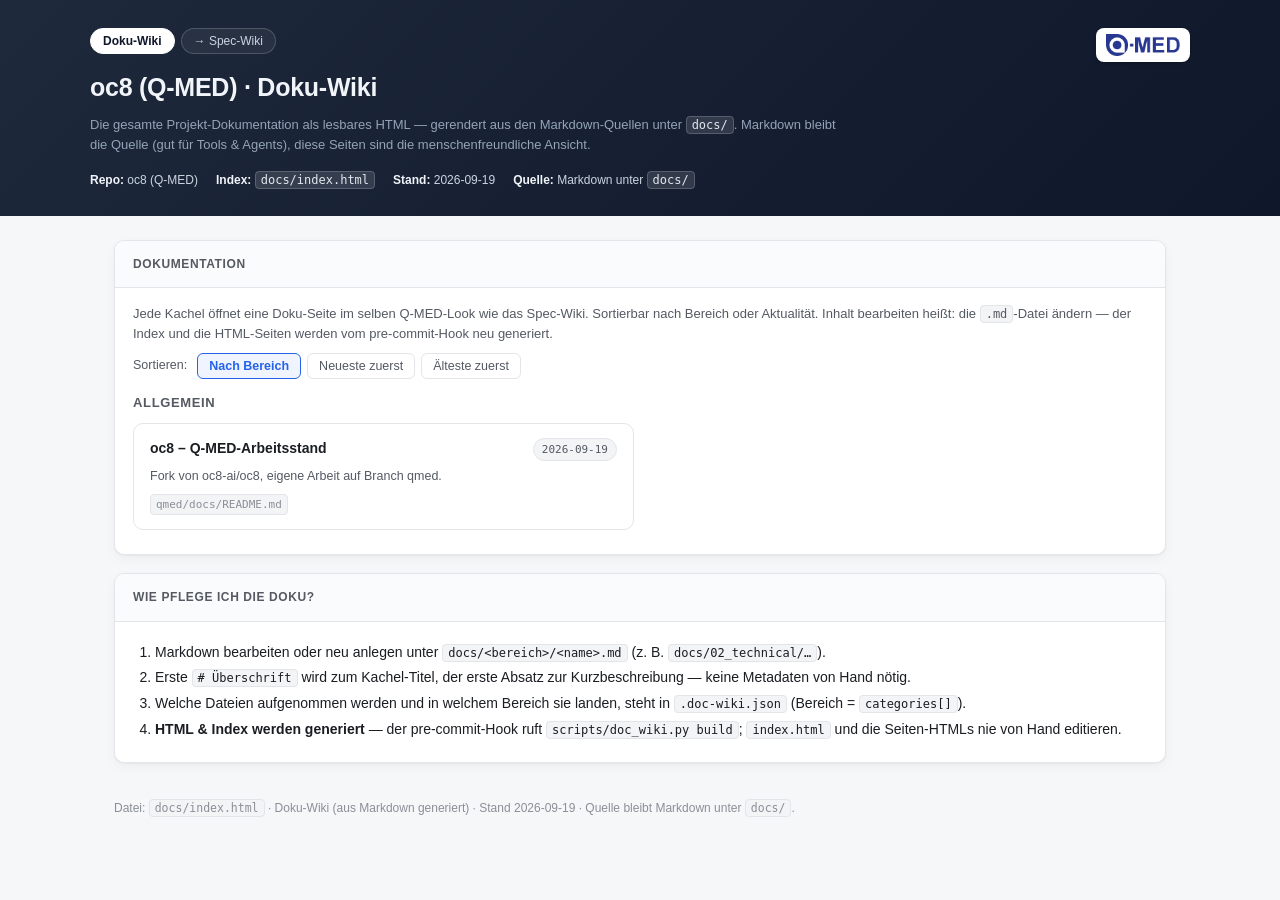
<file: qmed/docs/index.html>
<!DOCTYPE html>
<!-- GENERIERT von scripts/doc_wiki.py — nicht von Hand editieren. -->
<html lang="de">
<head>
<meta charset="UTF-8" />
<meta name="viewport" content="width=device-width, initial-scale=1" />
<title>oc8 (Q-MED) — Doku-Wiki</title>
<link rel="stylesheet" href="assets/spec.css" />
<link rel="stylesheet" href="assets/doc.css" />
<script src="assets/doc.js" defer></script>
</head>
<body>

<header class="page">
  <div class="inner">
    <nav class="wiki-switch" aria-label="Wiki wechseln">
      <span class="active">Doku-Wiki</span>
      <a href="../specs/index.html">→ Spec-Wiki</a>
    </nav>
    <h1>oc8 (Q-MED) · Doku-Wiki</h1>
    <p>
      Die gesamte Projekt-Dokumentation als lesbares HTML — gerendert aus den
      Markdown-Quellen unter <code>docs/</code>. Markdown bleibt die Quelle (gut für
      Tools &amp; Agents), diese Seiten sind die menschenfreundliche Ansicht.
    </p>
    <div class="meta">
      <span><strong>Repo:</strong> oc8 (Q-MED)</span>
      <span><strong>Index:</strong> <code>docs/index.html</code></span>
      <span><strong>Stand:</strong> 2026-09-19</span>
      <span><strong>Quelle:</strong> Markdown unter <code>docs/</code></span>
    </div>
  </div>
</header>

<main>

  <!-- =========================================================== -->
  <section class="card full">
    <h2>Dokumentation</h2>
    <div class="body">
      <p class="doc-intro">
        Jede Kachel öffnet eine Doku-Seite im selben Q-MED-Look wie das Spec-Wiki.
        Sortierbar nach Bereich oder Aktualität. Inhalt bearbeiten heißt: die
        <code>.md</code>-Datei ändern — der Index und die HTML-Seiten werden vom
        pre-commit-Hook neu generiert.
      </p>
      <div class="sort-bar" id="spec-sort" role="group" aria-label="Sortierung">
        <span class="sort-label">Sortieren:</span>
        <button type="button" data-sort="module" aria-pressed="true">Nach Bereich</button>
        <button type="button" data-sort="datum-desc" aria-pressed="false">Neueste zuerst</button>
        <button type="button" data-sort="datum-asc" aria-pressed="false">Älteste zuerst</button>
      </div>
      <div class="modules-host">
<div class="module-group">
  <h3>Allgemein</h3>
  <div class="specs-grid">
<a class="spec-tile" href="README.html" data-datum="2026-09-19" data-mtime="1789806022" data-modul="Allgemein" data-titel="oc8 – q-med-arbeitsstand">
  <div class="tile-head">
    <span class="tile-title">oc8 – Q-MED-Arbeitsstand</span>
    <span class="tile-chips">
      <span class="badge date" title="Zuletzt geändert">2026-09-19</span>
      <span class="badge modul" title="Bereich">Allgemein</span>
    </span>
  </div>
  <div class="tile-desc">Fork von oc8-ai/oc8, eigene Arbeit auf Branch qmed.</div>
  <div class="tile-foot"><code>qmed/docs/README.md</code></div>
</a>
  </div>
</div>
      </div>
    </div>
  </section>

  <!-- =========================================================== -->
  <section class="card full">
    <h2>Wie pflege ich die Doku?</h2>
    <div class="body">
      <ol>
        <li>
          Markdown bearbeiten oder neu anlegen unter <code>docs/&lt;bereich&gt;/&lt;name&gt;.md</code>
          (z.&nbsp;B. <code>docs/02_technical/…</code>).
        </li>
        <li>
          Erste <code># Überschrift</code> wird zum Kachel-Titel, der erste Absatz zur
          Kurzbeschreibung — keine Metadaten von Hand nötig.
        </li>
        <li>
          Welche Dateien aufgenommen werden und in welchem Bereich sie landen, steht in
          <code>.doc-wiki.json</code> (Bereich = <code>categories[]</code>).
        </li>
        <li>
          <strong>HTML &amp; Index werden generiert</strong> — der pre-commit-Hook ruft
          <code>scripts/doc_wiki.py build</code>; <code>index.html</code> und die Seiten-HTMLs
          nie von Hand editieren.
        </li>
      </ol>
    </div>
  </section>

</main>

<footer>
  Datei: <code>docs/index.html</code> · Doku-Wiki (aus Markdown generiert) ·
  Stand 2026-09-19 · Quelle bleibt Markdown unter <code>docs/</code>.
</footer>

</body>
</html>
</file>
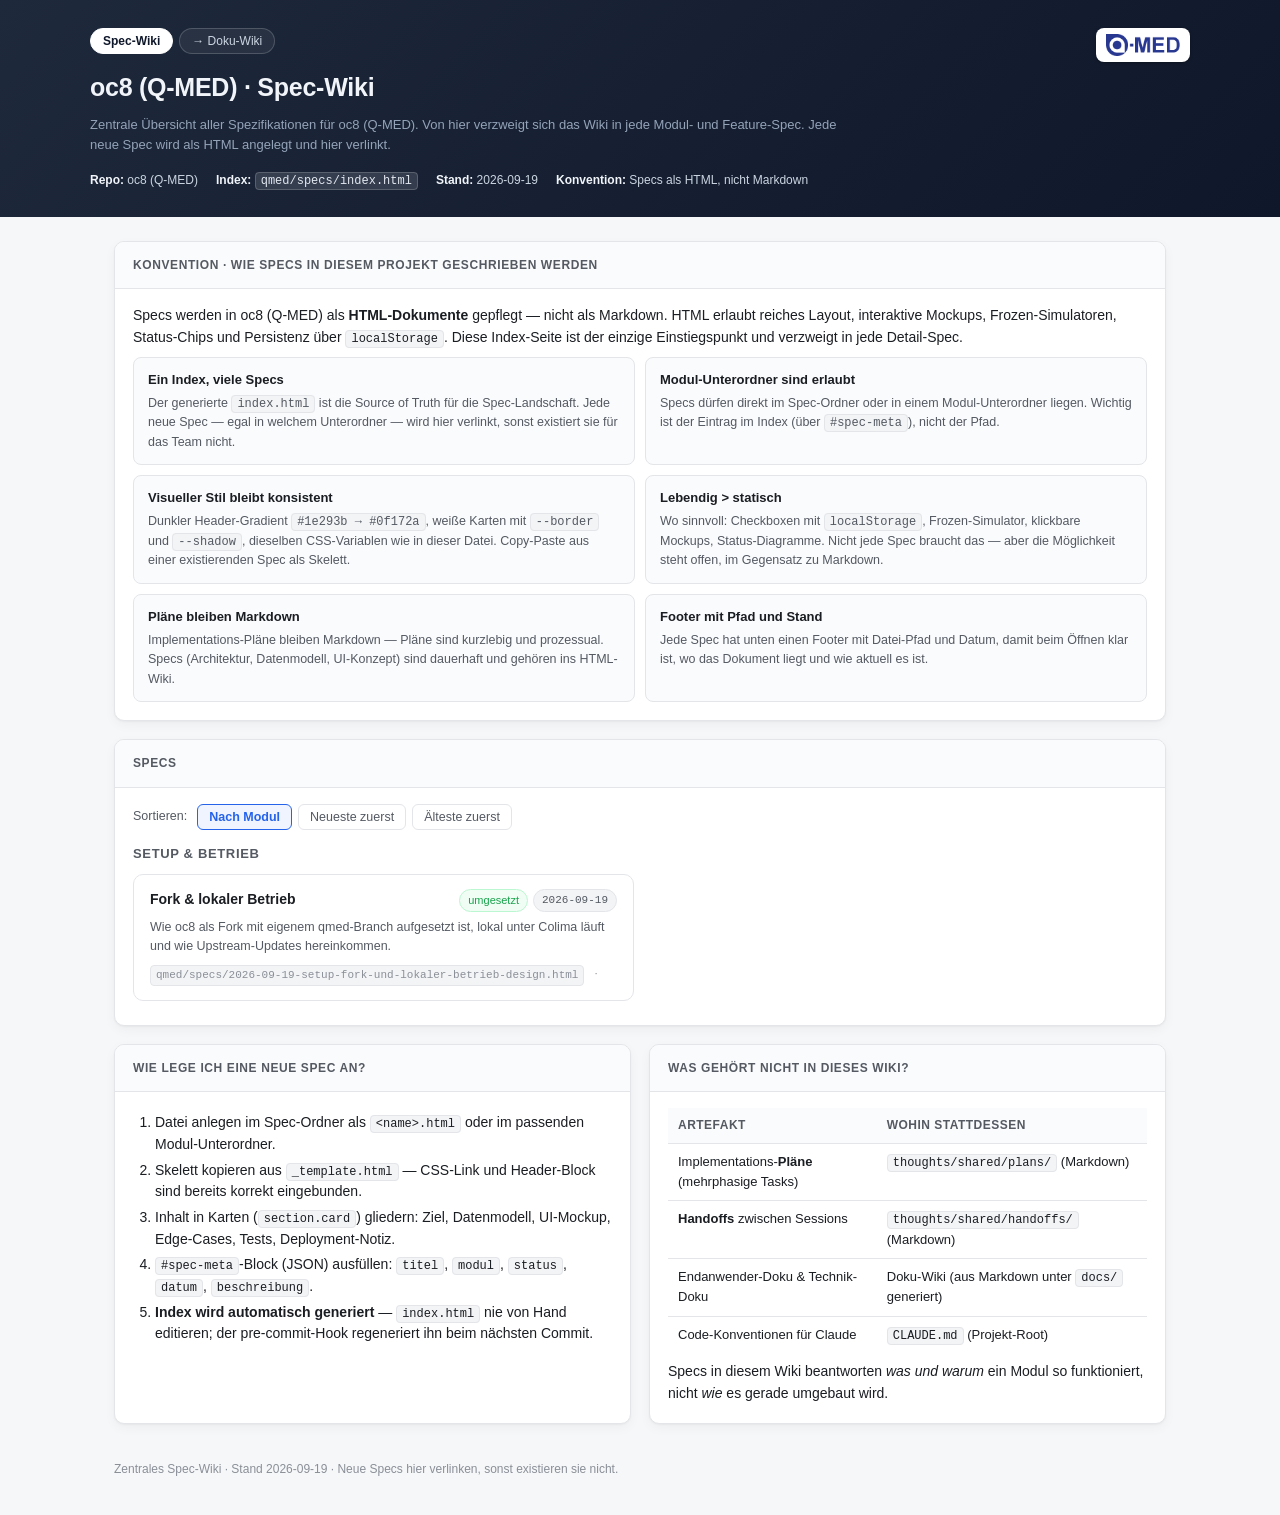
<file: qmed/specs/index.html>
<!DOCTYPE html>
<html lang="de">
<head>
<meta charset="UTF-8" />
<meta name="viewport" content="width=device-width, initial-scale=1" />
<title>oc8 (Q-MED) — Spec-Wiki</title>
<link rel="stylesheet" href="assets/spec.css" />
<script src="assets/spec.js" defer></script>
</head>
<body>

<header class="page">
  <div class="inner">
    <nav class="wiki-switch" aria-label="Wiki wechseln">
      <span class="active">Spec-Wiki</span>
      <a href="../docs/index.html">→ Doku-Wiki</a>
    </nav>
    <h1>oc8 (Q-MED) · Spec-Wiki</h1>
    <p>
      Zentrale Übersicht aller Spezifikationen für oc8 (Q-MED).
      Von hier verzweigt sich das Wiki in jede Modul- und Feature-Spec.
      Jede neue Spec wird als HTML angelegt und hier verlinkt.
    </p>
    <div class="meta">
      <span><strong>Repo:</strong> oc8 (Q-MED)</span>
      <span><strong>Index:</strong> <code>qmed/specs/index.html</code></span>
      <span><strong>Stand:</strong> 2026-09-19</span>
      <span><strong>Konvention:</strong> Specs als HTML, nicht Markdown</span>
    </div>
  </div>
</header>

<main>

  <!-- =========================================================== -->
  <section class="card full">
    <h2>Konvention · Wie Specs in diesem Projekt geschrieben werden</h2>
    <div class="body">
      <p>
        Specs werden in oc8 (Q-MED) als <strong>HTML-Dokumente</strong> gepflegt — nicht als
        Markdown. HTML erlaubt reiches Layout, interaktive Mockups, Frozen-Simulatoren,
        Status-Chips und Persistenz über <code>localStorage</code>. Diese Index-Seite ist der
        einzige Einstiegspunkt und verzweigt in jede Detail-Spec.
      </p>

      <div class="convention">
        <div class="conv-item">
          <div class="title">Ein Index, viele Specs</div>
          <div class="why">
            Der generierte <code>index.html</code> ist die Source of Truth für die
            Spec-Landschaft. Jede neue Spec — egal in welchem Unterordner — wird hier
            verlinkt, sonst existiert sie für das Team nicht.
          </div>
        </div>
        <div class="conv-item">
          <div class="title">Modul-Unterordner sind erlaubt</div>
          <div class="why">
            Specs dürfen direkt im Spec-Ordner oder in einem Modul-Unterordner liegen.
            Wichtig ist der Eintrag im Index (über <code>#spec-meta</code>), nicht der Pfad.
          </div>
        </div>
        <div class="conv-item">
          <div class="title">Visueller Stil bleibt konsistent</div>
          <div class="why">
            Dunkler Header-Gradient <code>#1e293b → #0f172a</code>, weiße Karten mit
            <code>--border</code> und <code>--shadow</code>, dieselben CSS-Variablen wie
            in dieser Datei. Copy-Paste aus einer existierenden Spec als Skelett.
          </div>
        </div>
        <div class="conv-item">
          <div class="title">Lebendig &gt; statisch</div>
          <div class="why">
            Wo sinnvoll: Checkboxen mit <code>localStorage</code>, Frozen-Simulator,
            klickbare Mockups, Status-Diagramme. Nicht jede Spec braucht das — aber
            die Möglichkeit steht offen, im Gegensatz zu Markdown.
          </div>
        </div>
        <div class="conv-item">
          <div class="title">Pläne bleiben Markdown</div>
          <div class="why">
            Implementations-Pläne bleiben Markdown — Pläne sind kurzlebig
            und prozessual. Specs (Architektur, Datenmodell, UI-Konzept) sind dauerhaft
            und gehören ins HTML-Wiki.
          </div>
        </div>
        <div class="conv-item">
          <div class="title">Footer mit Pfad und Stand</div>
          <div class="why">
            Jede Spec hat unten einen Footer mit Datei-Pfad und Datum, damit beim
            Öffnen klar ist, wo das Dokument liegt und wie aktuell es ist.
          </div>
        </div>
      </div>
    </div>
  </section>

  <!-- =========================================================== -->
  <section class="card full">
    <h2>Specs</h2>
    <div class="body">
      <div class="sort-bar" id="spec-sort" role="group" aria-label="Sortierung">
        <span class="sort-label">Sortieren:</span>
        <button type="button" data-sort="module" aria-pressed="true">Nach Modul</button>
        <button type="button" data-sort="datum-desc" aria-pressed="false">Neueste zuerst</button>
        <button type="button" data-sort="datum-asc" aria-pressed="false">Älteste zuerst</button>
      </div>
      <div class="modules-host">
<div class="module-group">
  <h3>Setup &amp; Betrieb</h3>
  <div class="specs-grid">
<a class="spec-tile" href="2026-09-19-setup-fork-und-lokaler-betrieb-design.html" data-datum="2026-09-19" data-mtime="1789806507" data-modul="Setup &amp; Betrieb" data-titel="fork &amp; lokaler betrieb">
  <div class="tile-head">
    <span class="tile-title">Fork &amp; lokaler Betrieb</span>
    <span class="tile-chips">
      <span class="badge good">umgesetzt</span>
      <span class="badge date" title="Datum">2026-09-19</span>
      <span class="badge modul" title="Modul">Setup &amp; Betrieb</span>
    </span>
  </div>
  <div class="tile-desc">Wie oc8 als Fork mit eigenem qmed-Branch aufgesetzt ist, lokal unter Colima läuft und wie Upstream-Updates hereinkommen.</div>
  <div class="tile-foot"><code>qmed/specs/2026-09-19-setup-fork-und-lokaler-betrieb-design.html</code><span>·</span><span>&nbsp;</span></div>
</a>
  </div>
</div>
      </div>
    </div>
  </section>

  <!-- =========================================================== -->
  <section class="card">
    <h2>Wie lege ich eine neue Spec an?</h2>
    <div class="body">
      <ol>
        <li>
          Datei anlegen im Spec-Ordner als <code>&lt;name&gt;.html</code> oder im
          passenden Modul-Unterordner.
        </li>
        <li>
          Skelett kopieren aus <code>_template.html</code> — CSS-Link und Header-Block sind
          bereits korrekt eingebunden.
        </li>
        <li>
          Inhalt in Karten (<code>section.card</code>) gliedern: Ziel, Datenmodell, UI-Mockup,
          Edge-Cases, Tests, Deployment-Notiz.
        </li>
        <li>
          <code>#spec-meta</code>-Block (JSON) ausfüllen: <code>titel</code>, <code>modul</code>,
          <code>status</code>, <code>datum</code>, <code>beschreibung</code>.
        </li>
        <li>
          <strong>Index wird automatisch generiert</strong> — <code>index.html</code> nie von
          Hand editieren; der pre-commit-Hook regeneriert ihn beim nächsten Commit.
        </li>
      </ol>
    </div>
  </section>

  <!-- =========================================================== -->
  <section class="card">
    <h2>Was gehört nicht in dieses Wiki?</h2>
    <div class="body">
      <table>
        <thead>
          <tr><th>Artefakt</th><th>Wohin stattdessen</th></tr>
        </thead>
        <tbody>
          <tr>
            <td>Implementations-<strong>Pläne</strong> (mehrphasige Tasks)</td>
            <td><code>thoughts/shared/plans/</code> (Markdown)</td>
          </tr>
          <tr>
            <td><strong>Handoffs</strong> zwischen Sessions</td>
            <td><code>thoughts/shared/handoffs/</code> (Markdown)</td>
          </tr>
          <tr>
            <td>Endanwender-Doku &amp; Technik-Doku</td>
            <td>Doku-Wiki (aus Markdown unter <code>docs/</code> generiert)</td>
          </tr>
          <tr>
            <td>Code-Konventionen für Claude</td>
            <td><code>CLAUDE.md</code> (Projekt-Root)</td>
          </tr>
        </tbody>
      </table>
      <p>
        Specs in diesem Wiki beantworten <em>was und warum</em> ein Modul so funktioniert,
        nicht <em>wie</em> es gerade umgebaut wird.
      </p>
    </div>
  </section>

</main>

<footer>
  Zentrales Spec-Wiki · Stand 2026-09-19 ·
  Neue Specs hier verlinken, sonst existieren sie nicht.
</footer>

</body>
</html>
</file>
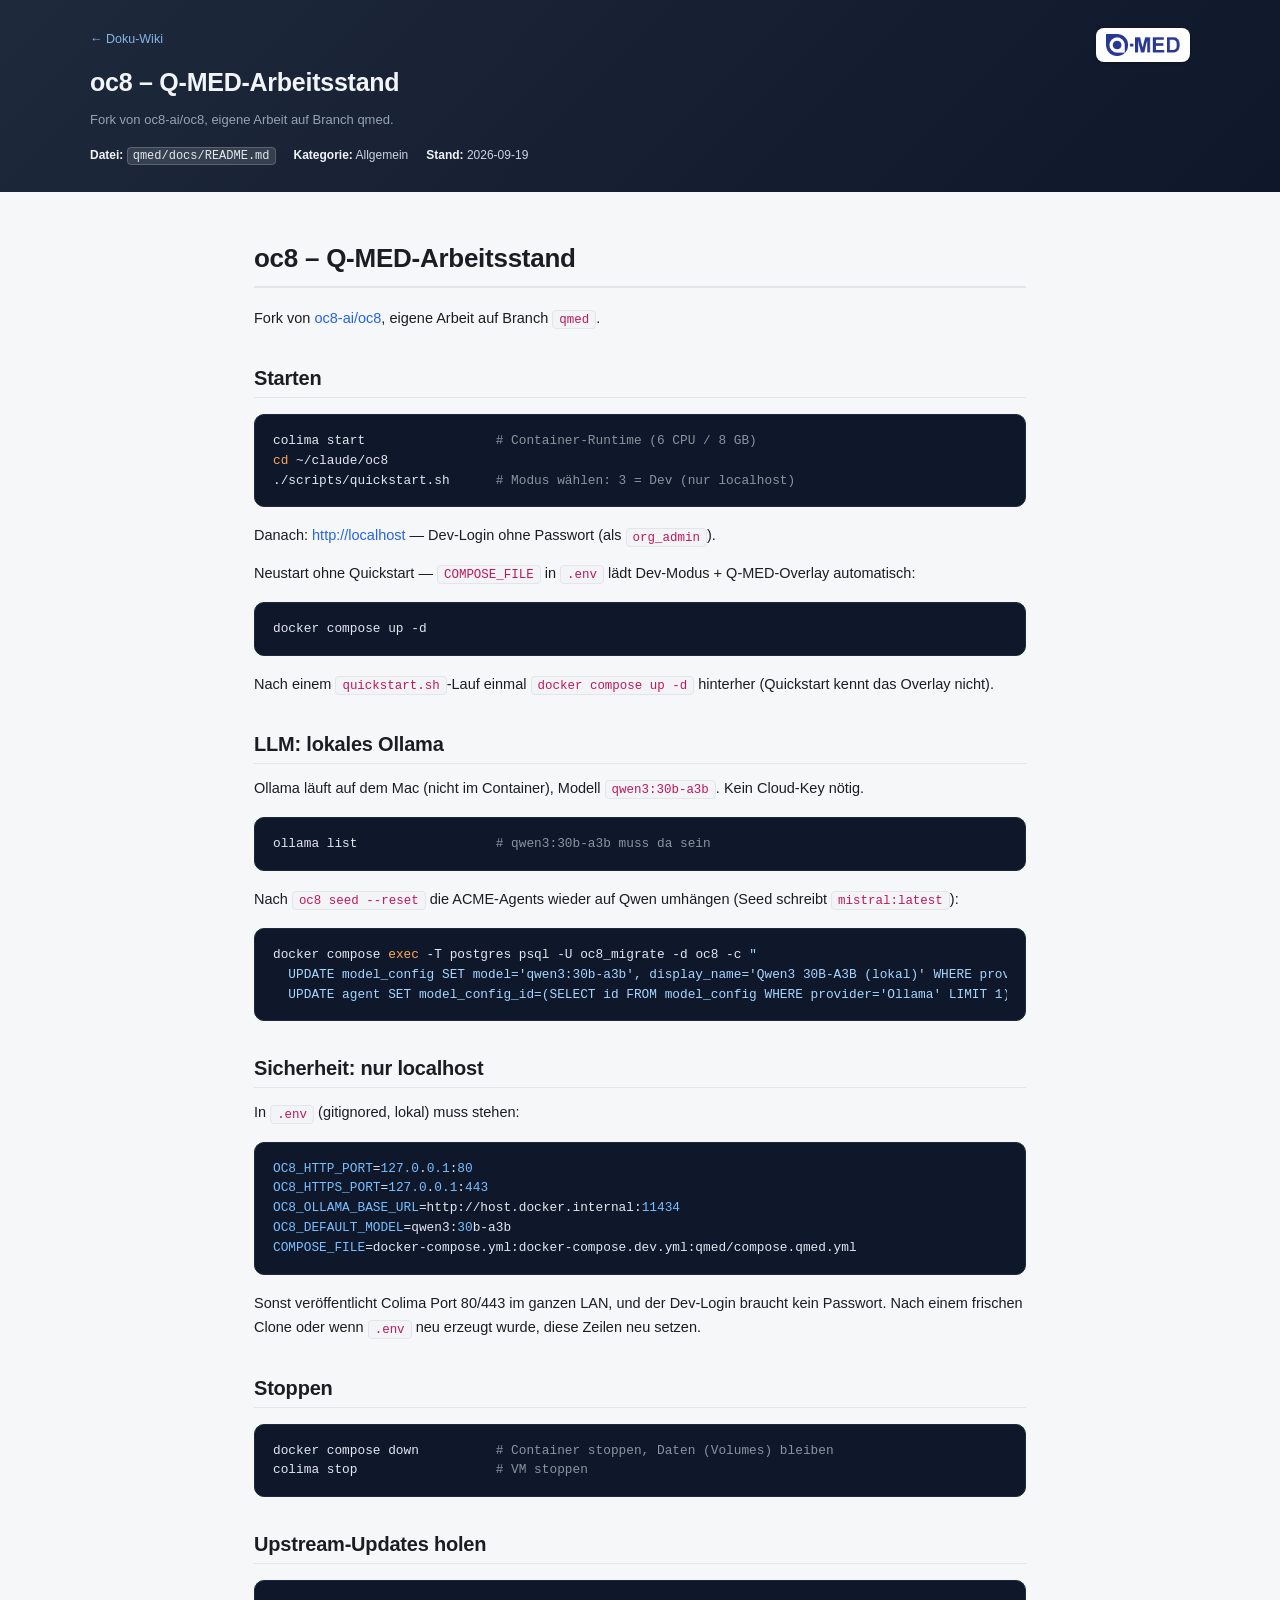
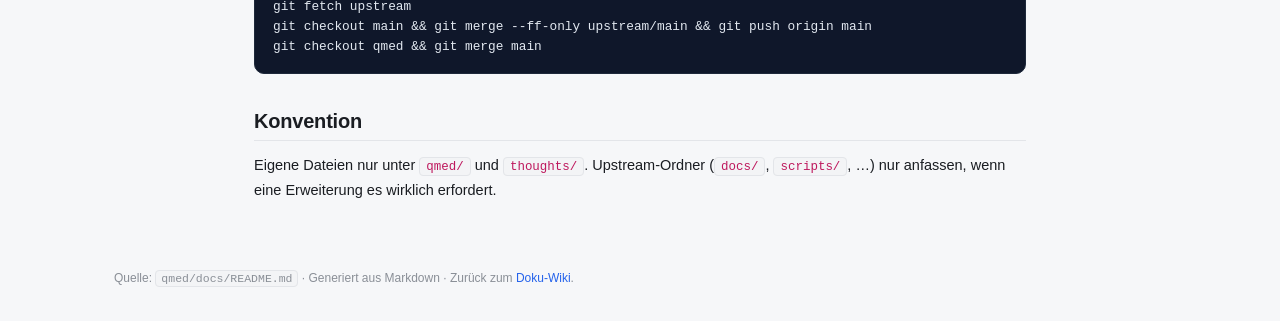
<file: qmed/docs/README.html>
<!DOCTYPE html>
<!--
  GENERIERT von scripts/doc_wiki.py aus der gleichnamigen .md-Datei.
  NICHT von Hand editieren — Änderungen am Inhalt in der .md vornehmen,
  dann `python3 scripts/doc_wiki.py build` (bzw. pre-commit-Hook) laufen lassen.
  Die .md bleibt die Quelle; hier ist sie base64-UTF8 eingebettet (#doc-source)
  und wird beim Öffnen von doc.js mit marked.js gerendert (file://-tauglich).
-->
<html lang="de">
<head>
<meta charset="UTF-8" />
<meta name="viewport" content="width=device-width, initial-scale=1" />
<title>oc8 – Q-MED-Arbeitsstand — oc8 (Q-MED) Doku</title>
<link rel="stylesheet" href="assets/spec.css" />
<link rel="stylesheet" href="assets/hljs-theme.css" />
<link rel="stylesheet" href="assets/doc.css" />
</head>
<body data-spec-key="README">

<header class="page">
  <div class="inner">
    <a class="back" href="index.html">← Doku-Wiki</a>
    <h1>oc8 – Q-MED-Arbeitsstand</h1>
    <p>Fork von oc8-ai/oc8, eigene Arbeit auf Branch qmed.</p>
    <div class="meta">
      <span><strong>Datei:</strong> <code>qmed/docs/README.md</code></span>
      <span><strong>Kategorie:</strong> Allgemein</span>
      <span><strong>Stand:</strong> <!--STAMP-->2026-09-19<!--/STAMP--></span>
    </div>
  </div>
</header>

<main class="doc-main">
  <article class="card full">
    <div class="body markdown-body" id="doc-content">
      <p class="empty">Markdown wird gerendert … (JavaScript aktivieren)</p>
    </div>
  </article>
</main>

<footer>
  Quelle: <code>qmed/docs/README.md</code> · Generiert aus Markdown ·
  Zurück zum <a href="index.html">Doku-Wiki</a>.
</footer>

<!-- Markdown-Quelle, base64-UTF8 eingebettet (1:1 aus der .md) -->
<script type="text/markdown" id="doc-source" data-encoding="base64">[base64]</script>

<script src="assets/marked.min.js" defer></script>
<script src="assets/highlight.min.js" defer></script>
<script src="assets/doc.js" defer></script>

</body>
</html>
</file>
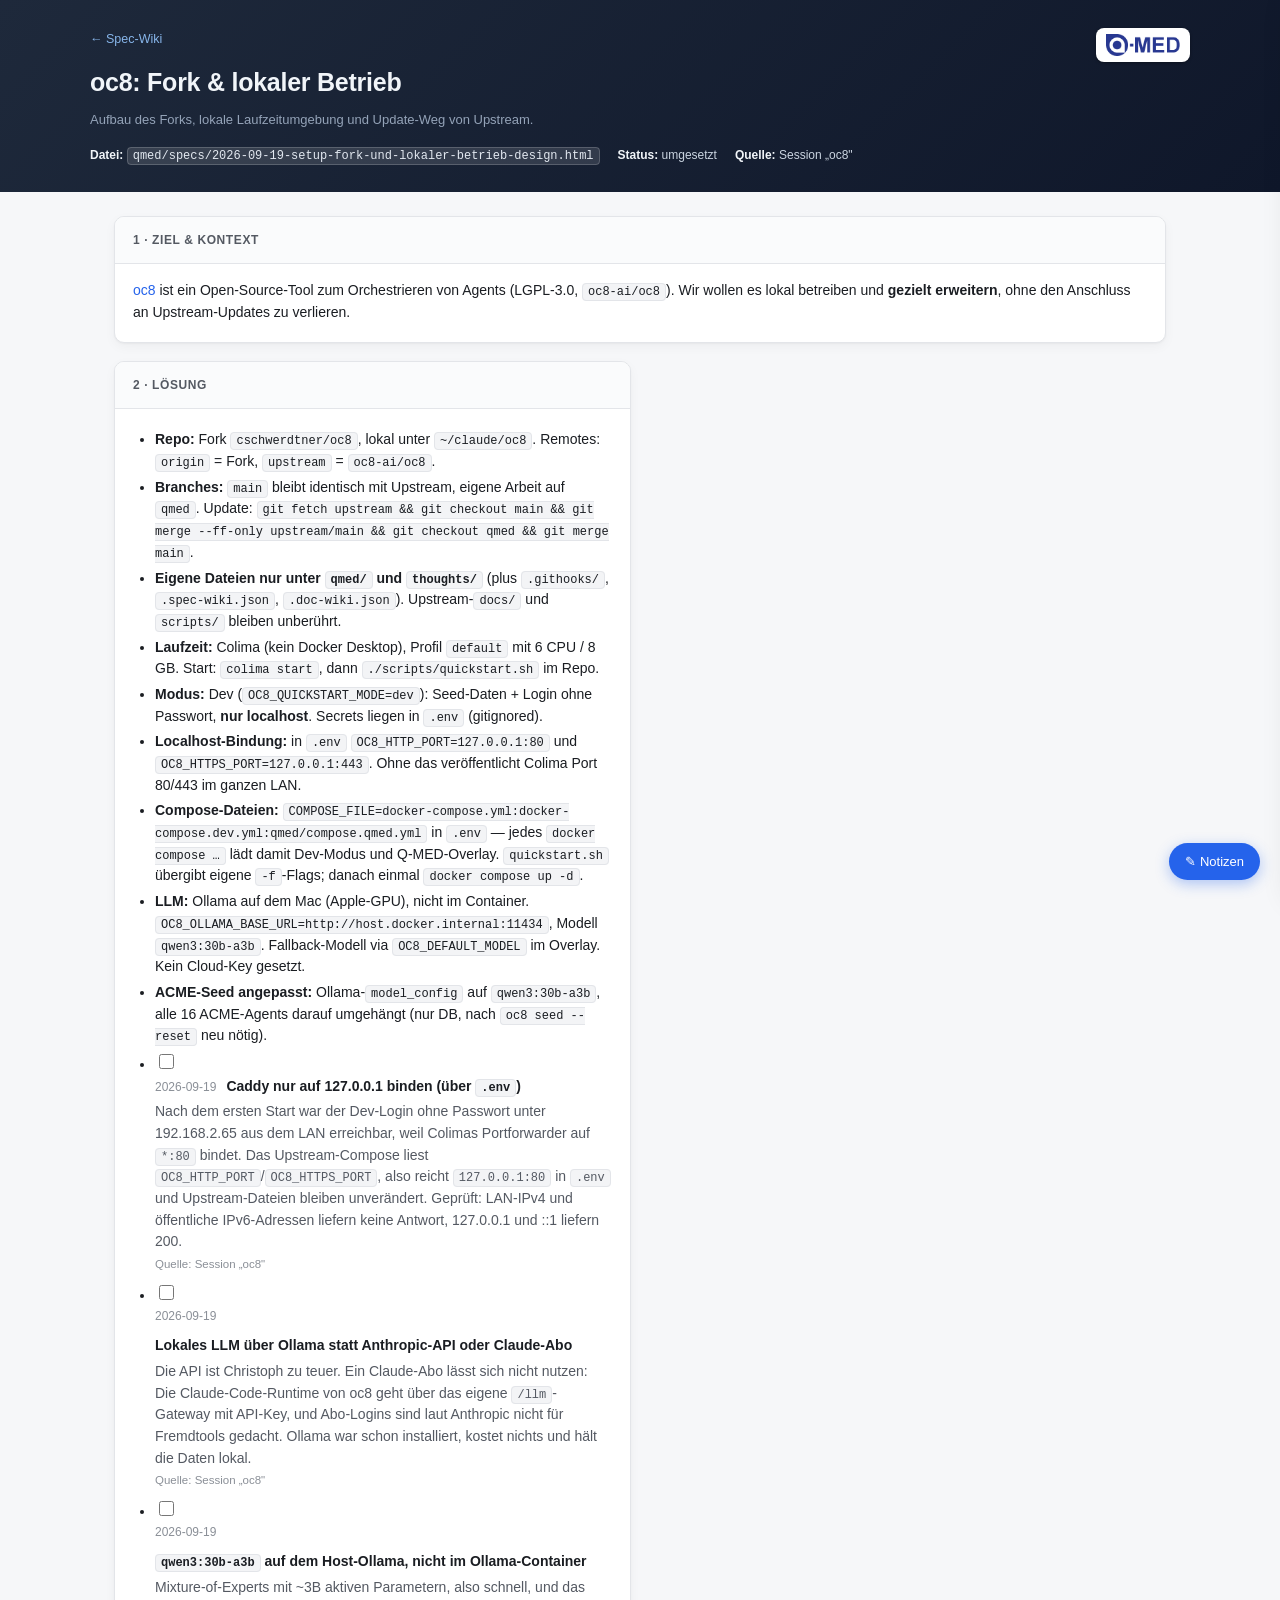
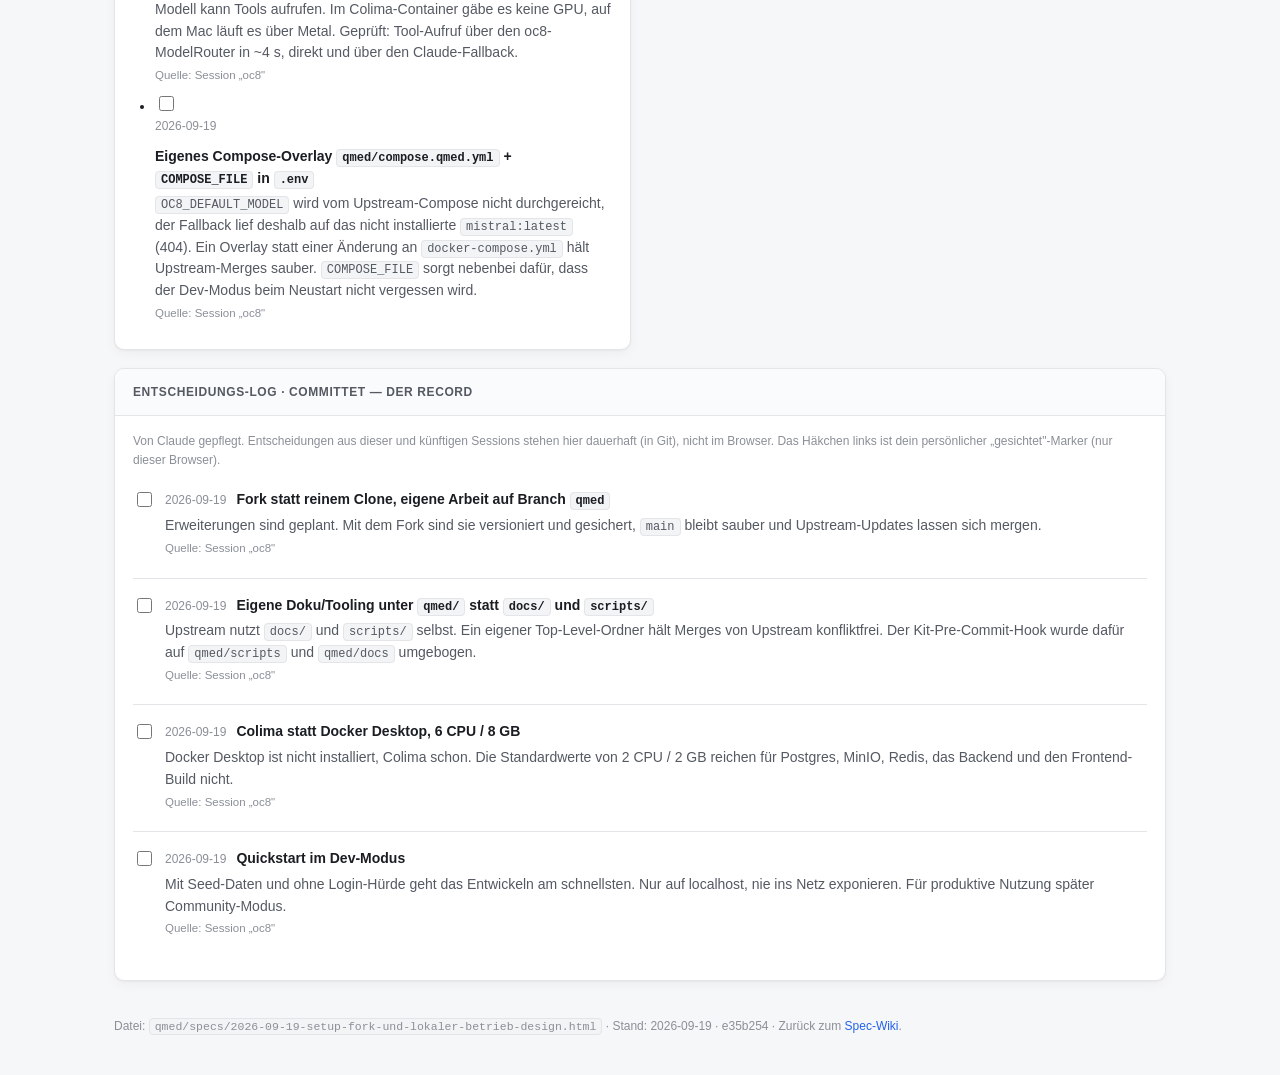
<file: qmed/specs/2026-09-19-setup-fork-und-lokaler-betrieb-design.html>
<!DOCTYPE html>
<html lang="de">
<head>
<meta charset="UTF-8" />
<meta name="viewport" content="width=device-width, initial-scale=1" />
<title>oc8: Fork &amp; lokaler Betrieb — Design</title>

<!-- Single Source für die Index-Generierung -->
<script type="application/json" id="spec-meta">
{
  "titel": "Fork & lokaler Betrieb",
  "modul": "Setup & Betrieb",
  "status": "umgesetzt",
  "datum": "2026-09-19",
  "beschreibung": "Wie oc8 als Fork mit eigenem qmed-Branch aufgesetzt ist, lokal unter Colima läuft und wie Upstream-Updates hereinkommen.",
  "footnote": ""
}
</script>

<link rel="stylesheet" href="assets/spec.css" />
</head>
<body data-spec-key="2026-09-19-setup-fork-und-lokaler-betrieb-design">

<header class="page">
  <div class="inner">
    <a class="back" href="index.html">← Spec-Wiki</a>
    <h1>oc8: Fork &amp; lokaler Betrieb</h1>
    <p>Aufbau des Forks, lokale Laufzeitumgebung und Update-Weg von Upstream.</p>
    <div class="meta">
      <span><strong>Datei:</strong> <code>qmed/specs/2026-09-19-setup-fork-und-lokaler-betrieb-design.html</code></span>
      <span><strong>Status:</strong> umgesetzt</span>
      <span><strong>Quelle:</strong> Session „oc8"</span>
    </div>
  </div>
</header>

<main>

  <!-- ===================================================================== -->
  <section class="card full">
    <h2>1 · Ziel &amp; Kontext</h2>
    <div class="body">
      <p><a href="https://oc8.ai">oc8</a> ist ein Open-Source-Tool zum Orchestrieren von Agents (LGPL-3.0,
      <code>oc8-ai/oc8</code>). Wir wollen es lokal betreiben und <strong>gezielt erweitern</strong>, ohne den
      Anschluss an Upstream-Updates zu verlieren.</p>
    </div>
  </section>

  <!-- ===================================================================== -->
  <section class="card">
    <h2>2 · Lösung</h2>
    <div class="body">
      <ul>
        <li><strong>Repo:</strong> Fork <code>cschwerdtner/oc8</code>, lokal unter <code>~/claude/oc8</code>.
          Remotes: <code>origin</code> = Fork, <code>upstream</code> = <code>oc8-ai/oc8</code>.</li>
        <li><strong>Branches:</strong> <code>main</code> bleibt identisch mit Upstream, eigene Arbeit auf <code>qmed</code>.
          Update: <code>git fetch upstream &amp;&amp; git checkout main &amp;&amp; git merge --ff-only upstream/main &amp;&amp; git checkout qmed &amp;&amp; git merge main</code>.</li>
        <li><strong>Eigene Dateien nur unter <code>qmed/</code> und <code>thoughts/</code></strong> (plus <code>.githooks/</code>,
          <code>.spec-wiki.json</code>, <code>.doc-wiki.json</code>). Upstream-<code>docs/</code> und <code>scripts/</code> bleiben unberührt.</li>
        <li><strong>Laufzeit:</strong> Colima (kein Docker Desktop), Profil <code>default</code> mit 6 CPU / 8 GB.
          Start: <code>colima start</code>, dann <code>./scripts/quickstart.sh</code> im Repo.</li>
        <li><strong>Modus:</strong> Dev (<code>OC8_QUICKSTART_MODE=dev</code>): Seed-Daten + Login ohne Passwort,
          <strong>nur localhost</strong>. Secrets liegen in <code>.env</code> (gitignored).</li>
        <li><strong>Localhost-Bindung:</strong> in <code>.env</code> <code>OC8_HTTP_PORT=127.0.0.1:80</code> und
          <code>OC8_HTTPS_PORT=127.0.0.1:443</code>. Ohne das veröffentlicht Colima Port 80/443 im ganzen LAN.</li>
        <li><strong>Compose-Dateien:</strong> <code>COMPOSE_FILE=docker-compose.yml:docker-compose.dev.yml:qmed/compose.qmed.yml</code>
          in <code>.env</code> — jedes <code>docker compose …</code> lädt damit Dev-Modus und Q-MED-Overlay.
          <code>quickstart.sh</code> übergibt eigene <code>-f</code>-Flags; danach einmal <code>docker compose up -d</code>.</li>
        <li><strong>LLM:</strong> Ollama auf dem Mac (Apple-GPU), nicht im Container. <code>OC8_OLLAMA_BASE_URL=http://host.docker.internal:11434</code>,
          Modell <code>qwen3:30b-a3b</code>. Fallback-Modell via <code>OC8_DEFAULT_MODEL</code> im Overlay. Kein Cloud-Key gesetzt.</li>
        <li><strong>ACME-Seed angepasst:</strong> Ollama-<code>model_config</code> auf <code>qwen3:30b-a3b</code>, alle 16 ACME-Agents darauf umgehängt
          (nur DB, nach <code>oc8 seed --reset</code> neu nötig).</li>
        <li class="decision" data-d="dec-localhost-bind">
          <input type="checkbox" class="d-check" aria-label="Entscheidung als gesichtet markieren" />
          <div class="d-body">
            <div class="d-head">
              <span class="d-date">2026-09-19</span>
              <span class="d-title">Caddy nur auf 127.0.0.1 binden (über <code>.env</code>)</span>
            </div>
            <p class="d-why">Nach dem ersten Start war der Dev-Login ohne Passwort unter 192.168.2.65 aus dem LAN erreichbar, weil Colimas Portforwarder auf <code>*:80</code> bindet. Das Upstream-Compose liest <code>OC8_HTTP_PORT</code>/<code>OC8_HTTPS_PORT</code>, also reicht <code>127.0.0.1:80</code> in <code>.env</code> und Upstream-Dateien bleiben unverändert. Geprüft: LAN-IPv4 und öffentliche IPv6-Adressen liefern keine Antwort, 127.0.0.1 und ::1 liefern 200.</p>
            <p class="d-src">Quelle: Session „oc8"</p>
          </div>
        </li>
        <li class="decision" data-d="dec-llm-ollama">
          <input type="checkbox" class="d-check" aria-label="Entscheidung als gesichtet markieren" />
          <div class="d-body">
            <div class="d-head">
              <span class="d-date">2026-09-19</span>
              <span class="d-title">Lokales LLM über Ollama statt Anthropic-API oder Claude-Abo</span>
            </div>
            <p class="d-why">Die API ist Christoph zu teuer. Ein Claude-Abo lässt sich nicht nutzen: Die Claude-Code-Runtime von oc8 geht über das eigene <code>/llm</code>-Gateway mit API-Key, und Abo-Logins sind laut Anthropic nicht für Fremdtools gedacht. Ollama war schon installiert, kostet nichts und hält die Daten lokal.</p>
            <p class="d-src">Quelle: Session „oc8"</p>
          </div>
        </li>
        <li class="decision" data-d="dec-qwen-host">
          <input type="checkbox" class="d-check" aria-label="Entscheidung als gesichtet markieren" />
          <div class="d-body">
            <div class="d-head">
              <span class="d-date">2026-09-19</span>
              <span class="d-title"><code>qwen3:30b-a3b</code> auf dem Host-Ollama, nicht im Ollama-Container</span>
            </div>
            <p class="d-why">Mixture-of-Experts mit ~3B aktiven Parametern, also schnell, und das Modell kann Tools aufrufen. Im Colima-Container gäbe es keine GPU, auf dem Mac läuft es über Metal. Geprüft: Tool-Aufruf über den oc8-ModelRouter in ~4 s, direkt und über den Claude-Fallback.</p>
            <p class="d-src">Quelle: Session „oc8"</p>
          </div>
        </li>
        <li class="decision" data-d="dec-overlay">
          <input type="checkbox" class="d-check" aria-label="Entscheidung als gesichtet markieren" />
          <div class="d-body">
            <div class="d-head">
              <span class="d-date">2026-09-19</span>
              <span class="d-title">Eigenes Compose-Overlay <code>qmed/compose.qmed.yml</code> + <code>COMPOSE_FILE</code> in <code>.env</code></span>
            </div>
            <p class="d-why"><code>OC8_DEFAULT_MODEL</code> wird vom Upstream-Compose nicht durchgereicht, der Fallback lief deshalb auf das nicht installierte <code>mistral:latest</code> (404). Ein Overlay statt einer Änderung an <code>docker-compose.yml</code> hält Upstream-Merges sauber. <code>COMPOSE_FILE</code> sorgt nebenbei dafür, dass der Dev-Modus beim Neustart nicht vergessen wird.</p>
            <p class="d-src">Quelle: Session „oc8"</p>
          </div>
        </li>
      </ul>
    </div>
  </section>

  <!-- ===================================================================== -->
  <section class="card full">
    <h2>Entscheidungs-Log · committet — der Record</h2>
    <div class="body">
      <p style="color:var(--muted);font-size:12px;margin-top:0">
        Von Claude gepflegt. Entscheidungen aus dieser und künftigen Sessions stehen hier
        dauerhaft (in Git), nicht im Browser. Das Häkchen links ist dein persönlicher
        „gesichtet"-Marker (nur dieser Browser).
      </p>
      <ul class="decisions">
        <li class="decision" data-d="dec-fork">
          <input type="checkbox" class="d-check" aria-label="Entscheidung als gesichtet markieren" />
          <div class="d-body">
            <div class="d-head">
              <span class="d-date">2026-09-19</span>
              <span class="d-title">Fork statt reinem Clone, eigene Arbeit auf Branch <code>qmed</code></span>
            </div>
            <p class="d-why">Erweiterungen sind geplant. Mit dem Fork sind sie versioniert und gesichert, <code>main</code> bleibt sauber und Upstream-Updates lassen sich mergen.</p>
            <p class="d-src">Quelle: Session „oc8"</p>
          </div>
        </li>
        <li class="decision" data-d="dec-qmed-ordner">
          <input type="checkbox" class="d-check" aria-label="Entscheidung als gesichtet markieren" />
          <div class="d-body">
            <div class="d-head">
              <span class="d-date">2026-09-19</span>
              <span class="d-title">Eigene Doku/Tooling unter <code>qmed/</code> statt <code>docs/</code> und <code>scripts/</code></span>
            </div>
            <p class="d-why">Upstream nutzt <code>docs/</code> und <code>scripts/</code> selbst. Ein eigener Top-Level-Ordner hält Merges von Upstream konfliktfrei. Der Kit-Pre-Commit-Hook wurde dafür auf <code>qmed/scripts</code> und <code>qmed/docs</code> umgebogen.</p>
            <p class="d-src">Quelle: Session „oc8"</p>
          </div>
        </li>
        <li class="decision" data-d="dec-colima">
          <input type="checkbox" class="d-check" aria-label="Entscheidung als gesichtet markieren" />
          <div class="d-body">
            <div class="d-head">
              <span class="d-date">2026-09-19</span>
              <span class="d-title">Colima statt Docker Desktop, 6 CPU / 8 GB</span>
            </div>
            <p class="d-why">Docker Desktop ist nicht installiert, Colima schon. Die Standardwerte von 2 CPU / 2 GB reichen für Postgres, MinIO, Redis, das Backend und den Frontend-Build nicht.</p>
            <p class="d-src">Quelle: Session „oc8"</p>
          </div>
        </li>
        <li class="decision" data-d="dec-dev-modus">
          <input type="checkbox" class="d-check" aria-label="Entscheidung als gesichtet markieren" />
          <div class="d-body">
            <div class="d-head">
              <span class="d-date">2026-09-19</span>
              <span class="d-title">Quickstart im Dev-Modus</span>
            </div>
            <p class="d-why">Mit Seed-Daten und ohne Login-Hürde geht das Entwickeln am schnellsten. Nur auf localhost, nie ins Netz exponieren. Für produktive Nutzung später Community-Modus.</p>
            <p class="d-src">Quelle: Session „oc8"</p>
          </div>
        </li>
      </ul>
    </div>
  </section>

</main>

<!-- Sticky-Notiz-Button + Drawer (localStorage, nicht committet) -->
<button class="note-fab" id="note-fab" aria-label="Notizen öffnen" aria-expanded="false" aria-controls="note-drawer">
  ✎ Notizen
</button>

<aside class="note-drawer" id="note-drawer" aria-label="Persönliche Notizen" aria-hidden="true">
  <header>
    <strong>Persönliche Notizen</strong>
    <button class="close" id="note-close" aria-label="Notizen schließen">×</button>
  </header>
  <div class="content">
    <p class="hint">Nur dieser Browser (localStorage) — wird <strong>nicht</strong> committet.</p>
    <textarea data-k="freitext" placeholder="Gedanken-Kritzeleien während du liest…"></textarea>

    <h4>Entscheidung einreichen</h4>
    <div class="mini">
      <input type="text" data-k="d-title" placeholder="Entscheidung (Titel)" />
      <input type="text" data-k="d-why" placeholder="Warum?" />
    </div>
    <button class="act" id="copy-decision">→ Markdown kopieren</button>
    <span class="hint" id="copy-feedback"></span>
    <p class="hint">Kopieren, mir im Chat geben → ich schreibe es ins committete Log.</p>
  </div>
</aside>

<footer>
  Datei: <code>qmed/specs/2026-09-19-setup-fork-und-lokaler-betrieb-design.html</code> ·
  <!--STAMP-->Stand: 2026-09-19 · e35b254<!--/STAMP--> ·
  Zurück zum <a href="index.html">Spec-Wiki</a>.
</footer>

<script src="assets/spec.js" defer></script>

</body>
</html>
</file>
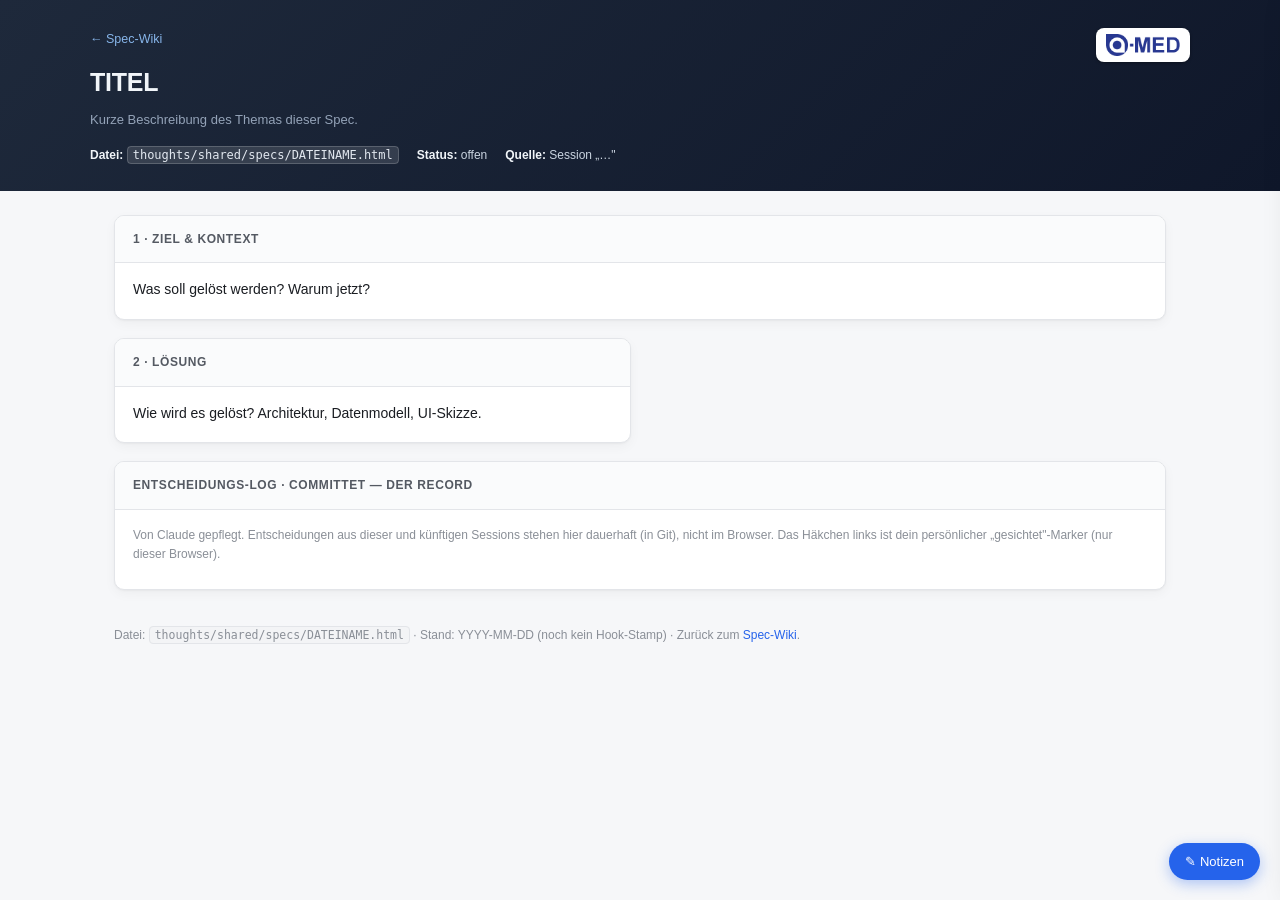
<file: qmed/specs/_template.html>
<!DOCTYPE html>
<!--
  Kopiervorlage für neue Specs.
  Schritte:
    1. Datei umbenennen: YYYY-MM-DD-<modul>-<thema>-design.html
    2. #spec-meta JSON ausfüllen (titel, modul, status, datum, beschreibung)
    3. <title> anpassen
    4. data-spec-key am <body> auf den Dateinamen ohne Endung setzen
    5. Header-h1 und -p anpassen
    6. Inhalt in section.card-Blöcke füllen
    7. Footer-Dateiname anpassen

  Hinweis für Specs in einem Modul-Unterordner (z. B. thoughts/shared/aero/):
    - href und src auf "../specs/assets/spec.css" / "../specs/assets/spec.js" ändern
-->
<html lang="de">
<head>
<meta charset="UTF-8" />
<meta name="viewport" content="width=device-width, initial-scale=1" />
<title>TITEL — Design</title>

<!-- Single Source für die Index-Generierung -->
<script type="application/json" id="spec-meta">
{
  "titel": "TITEL",
  "modul": "MODUL",
  "status": "offen",
  "datum": "YYYY-MM-DD",
  "beschreibung": "Kurze Beschreibung (1–2 Sätze) für die Index-Kachel.",
  "footnote": ""
}
</script>

<link rel="stylesheet" href="assets/spec.css" />
</head>
<body data-spec-key="DATEINAME-OHNE-ENDUNG">

<header class="page">
  <div class="inner">
    <a class="back" href="index.html">← Spec-Wiki</a>
    <h1>TITEL</h1>
    <p>Kurze Beschreibung des Themas dieser Spec.</p>
    <div class="meta">
      <span><strong>Datei:</strong> <code>thoughts/shared/specs/DATEINAME.html</code></span>
      <span><strong>Status:</strong> offen</span>
      <span><strong>Quelle:</strong> Session „…"</span>
    </div>
  </div>
</header>

<main>

  <!-- ===================================================================== -->
  <section class="card full">
    <h2>1 · Ziel &amp; Kontext</h2>
    <div class="body">
      <p>Was soll gelöst werden? Warum jetzt?</p>
    </div>
  </section>

  <!-- ===================================================================== -->
  <section class="card">
    <h2>2 · Lösung</h2>
    <div class="body">
      <p>Wie wird es gelöst? Architektur, Datenmodell, UI-Skizze.</p>
    </div>
  </section>

  <!-- ===================================================================== -->
  <section class="card full">
    <h2>Entscheidungs-Log · committet — der Record</h2>
    <div class="body">
      <p style="color:var(--muted);font-size:12px;margin-top:0">
        Von Claude gepflegt. Entscheidungen aus dieser und künftigen Sessions stehen hier
        dauerhaft (in Git), nicht im Browser. Das Häkchen links ist dein persönlicher
        „gesichtet"-Marker (nur dieser Browser).
      </p>
      <ul class="decisions">
        <!-- Beispiel-Eintrag — löschen oder befüllen:
        <li class="decision" data-d="dec-beispiel">
          <input type="checkbox" class="d-check" aria-label="Entscheidung als gesichtet markieren" />
          <div class="d-body">
            <div class="d-head">
              <span class="d-date">YYYY-MM-DD</span>
              <span class="d-title">Entscheidungs-Titel</span>
            </div>
            <p class="d-why">Begründung: Warum wurde diese Entscheidung so getroffen?</p>
            <p class="d-src">Quelle: Session „…"</p>
          </div>
        </li>
        -->
      </ul>
    </div>
  </section>

</main>

<!-- Sticky-Notiz-Button + Drawer (localStorage, nicht committet) -->
<button class="note-fab" id="note-fab" aria-label="Notizen öffnen" aria-expanded="false" aria-controls="note-drawer">
  ✎ Notizen
</button>

<aside class="note-drawer" id="note-drawer" aria-label="Persönliche Notizen" aria-hidden="true">
  <header>
    <strong>Persönliche Notizen</strong>
    <button class="close" id="note-close" aria-label="Notizen schließen">×</button>
  </header>
  <div class="content">
    <p class="hint">Nur dieser Browser (localStorage) — wird <strong>nicht</strong> committet.</p>
    <textarea data-k="freitext" placeholder="Gedanken-Kritzeleien während du liest…"></textarea>

    <h4>Entscheidung einreichen</h4>
    <div class="mini">
      <input type="text" data-k="d-title" placeholder="Entscheidung (Titel)" />
      <input type="text" data-k="d-why" placeholder="Warum?" />
    </div>
    <button class="act" id="copy-decision">→ Markdown kopieren</button>
    <span class="hint" id="copy-feedback"></span>
    <p class="hint">Kopieren, mir im Chat geben → ich schreibe es ins committete Log.</p>
  </div>
</aside>

<footer>
  Datei: <code>thoughts/shared/specs/DATEINAME.html</code> ·
  <!--STAMP-->Stand: YYYY-MM-DD (noch kein Hook-Stamp)<!--/STAMP--> ·
  Zurück zum <a href="index.html">Spec-Wiki</a>.
</footer>

<script src="assets/spec.js" defer></script>

</body>
</html>
</file>
<file: qmed/docs/assets/spec.css>
/* spec.css — geteiltes Stylesheet für das lebendige HTML-Spec-Wiki
   Quelle: extrahiert aus 2026-05-22-lebendiges-html-spec-wiki-design.html
   + Index-spezifische Klassen aus index.html (spec-tile, module-group, convention, …)
   Bei Überschneidungen: Design-Spec-Variante hat Vorrang.
*/

:root {
  --bg: #f6f7f9;
  --card: #ffffff;
  --ink: #1a1d22;
  --ink-soft: #545962;
  --muted: #8a8f97;
  --border: #e3e5e9;
  --accent: #2563eb;
  --accent-soft: #eff4ff;
  --good: #16a34a;
  --good-soft: #f0fdf4;
  --warn: #d97706;
  --warn-soft: #fffbeb;
  --bad: #dc2626;
  --bad-soft: #fef2f2;
  --frozen: #6b7280;
  --shadow: 0 1px 2px rgba(0,0,0,.04), 0 4px 12px rgba(0,0,0,.04);
  --radius: 10px;
  --max-width: 1100px;
}
* { box-sizing: border-box; }
html, body { margin: 0; padding: 0; }
body {
  background: var(--bg);
  color: var(--ink);
  font-family: -apple-system, BlinkMacSystemFont, "Segoe UI", Roboto,
               "Helvetica Neue", Arial, sans-serif;
  line-height: 1.55;
  font-size: 14px;
  -webkit-font-smoothing: antialiased;
  /* Safety-Net gegen versehentlichen horizontalen Overflow durch lange
     Inhalte (z. B. Pfade in <code>).
     WICHTIG: `overflow-x: clip` — NICHT `hidden`. `hidden` zwingt nach
     CSS-Regel `overflow-y` still auf `auto`, wodurch der <body> selbst zum
     Scroll-Container wird (Höhe = Inhalt). Auf iOS-Safari lässt sich ein
     body-als-Scroll-Container per Touch oft NICHT scrollen — die Seite
     „klebt". `clip` kappt den horizontalen Overflow genauso, lässt aber
     `overflow-y: visible`, sodass Viewport/Root scrollt (iOS-tauglich).
     `overflow: clip` ist ab iOS-Safari 16 unterstützt. */
  overflow-x: clip;
}

/* ---------- Header ---------- */
header.page {
  background: linear-gradient(135deg, #1e293b 0%, #0f172a 100%);
  color: #f1f5f9;
  padding: 28px 24px 26px;
}
header.page .inner { max-width: var(--max-width); margin: 0 auto; position: relative; }

/* ---------- Q-MED-Logo (von spec.js injiziert) ----------
   Dunkelblaues Logo auf dunklem Header → weißer Chip für Kontrast. */
header.page .brand-logo {
  position: absolute; top: 0; right: 0;
  background: #fff; border-radius: 8px; padding: 6px 10px;
  box-shadow: 0 1px 3px rgba(0,0,0,.35);
}
header.page .brand-logo img { height: 22px; display: block; }
@media (max-width: 640px) {
  header.page .brand-logo { position: static; width: max-content; margin-bottom: 12px; }
}
header.page .back {
  display: inline-flex; align-items: center; gap: 6px;
  color: #93c5fd; font-size: 12.5px; text-decoration: none;
  margin-bottom: 14px; opacity: .9;
}
header.page .back:hover { opacity: 1; text-decoration: underline; }
header.page h1 { margin: 0 0 8px; font-size: 25px; letter-spacing: -0.01em; }
header.page p { margin: 0; color: #94a3b8; font-size: 13px; max-width: 760px; }
header.page .meta {
  display: flex; gap: 18px; flex-wrap: wrap;
  margin-top: 16px; font-size: 12px; color: #cbd5e1;
}
header.page .meta strong { color: #f1f5f9; }

/* ---------- Header-KONTRAST-FIX ----------
   Der globale code-Stil (heller Chip) ist im dunklen Header unlesbar
   (hellgrau auf hellgrau). Im Header eigener, dunkler Chip + helle Schrift. */
header.page code, header.page .meta code {
  background: rgba(255,255,255,.12);
  border: 1px solid rgba(255,255,255,.18);
  color: #e2e8f0;
}

/* ---------- Layout ---------- */
main {
  max-width: var(--max-width);
  margin: 0 auto;
  padding: 24px;
  display: grid;
  grid-template-columns: 1fr;
  gap: 18px;
}
@media (min-width: 900px) {
  main { grid-template-columns: 1fr 1fr; }
  section.full { grid-column: 1 / -1; }
}

section.card {
  background: var(--card);
  border-radius: var(--radius);
  box-shadow: var(--shadow);
  border: 1px solid var(--border);
  overflow: hidden;
}
section.card > h2 {
  margin: 0;
  padding: 14px 18px;
  font-size: 12px;
  font-weight: 600;
  letter-spacing: 0.05em;
  text-transform: uppercase;
  color: var(--ink-soft);
  background: #fafbfc;
  border-bottom: 1px solid var(--border);
  display: flex; align-items: center; gap: 10px;
}
section.card > .body { padding: 16px 18px 18px; }
section.card > .body > :first-child { margin-top: 0; }
section.card > .body > :last-child { margin-bottom: 0; }

h3 { font-size: 14px; margin: 18px 0 6px; }
p { margin: 8px 0; }
ul, ol { margin: 8px 0; padding-left: 22px; }
li { margin: 4px 0; }
code {
  background: #f3f4f6;
  border: 1px solid var(--border);
  border-radius: 4px;
  padding: 1px 5px;
  font-size: 12px;
  font-family: ui-monospace, "SF Mono", Menlo, Consolas, monospace;
}
pre {
  background: #0f172a; color: #e2e8f0;
  border-radius: 8px; padding: 14px 16px; overflow-x: auto;
  font-size: 12.5px; line-height: 1.5;
  font-family: ui-monospace, "SF Mono", Menlo, Consolas, monospace;
}
pre code { background: none; border: 0; color: inherit; padding: 0; font-size: inherit; }
a { color: var(--accent); text-decoration: none; }
a:hover { text-decoration: underline; }

.badge {
  display: inline-block; padding: 2px 8px; border-radius: 999px;
  font-size: 11px; font-weight: 500;
  background: var(--accent-soft); color: var(--accent); border: 1px solid #dbeafe;
}
.badge.good { background: var(--good-soft); color: var(--good); border-color: #bbf7d0; }
.badge.warn { background: var(--warn-soft); color: var(--warn); border-color: #fde68a; }
.badge.bad  { background: var(--bad-soft);  color: var(--bad);  border-color: #fecaca; }
.badge.frozen { background: #f3f4f6; color: var(--frozen); border-color: #e5e7eb; }

table { border-collapse: collapse; width: 100%; font-size: 13px; margin: 8px 0; }
th, td { text-align: left; padding: 8px 10px; border-bottom: 1px solid var(--border); vertical-align: top; }
th { font-weight: 600; color: var(--ink-soft); font-size: 12px; text-transform: uppercase; letter-spacing: 0.04em; background: #fafbfc; }
tr:last-child td { border-bottom: 0; }

.note { background: var(--accent-soft); border: 1px solid #dbeafe; border-radius: 8px; padding: 10px 12px; font-size: 13px; }
.note.warn { background: var(--warn-soft); border-color: #fde68a; }
.note.good { background: var(--good-soft); border-color: #bbf7d0; }

/* ---------- Committetes Entscheidungs-Log (der Record) ---------- */
ul.decisions { list-style: none; padding: 0; margin: 0; }
ul.decisions > li {
  border-bottom: 1px solid var(--border);
  padding: 12px 0;
  display: flex; gap: 10px; align-items: flex-start;
}
ul.decisions > li:last-child { border-bottom: 0; }
.decision .d-check { margin-top: 3px; flex: 0 0 auto; width: 15px; height: 15px; cursor: pointer; }
.decision .d-body { flex: 1; min-width: 0; }
.decision .d-head { display: flex; gap: 10px; align-items: baseline; flex-wrap: wrap; }
.decision .d-date { font-feature-settings: "tnum"; color: var(--muted); font-size: 12px; }
.decision .d-title { font-weight: 600; }
.decision.checked .d-title { color: var(--good); }
.decision .d-why { color: var(--ink-soft); margin: 4px 0 0; }
.decision .d-src { color: var(--muted); font-size: 11.5px; margin-top: 3px; }

/* ---------- Sticky-Notiz-Button + Drawer (localStorage, nicht committet) ---------- */
.note-fab {
  position: fixed; right: 20px; bottom: 20px; z-index: 50;
  display: inline-flex; align-items: center; gap: 7px;
  background: var(--accent); color: #fff; border: 0;
  padding: 11px 16px; border-radius: 999px;
  font-size: 13px; font-weight: 500; cursor: pointer;
  box-shadow: 0 4px 14px rgba(37,99,235,.35);
}
.note-fab:hover { background: #1d4ed8; }
.note-drawer {
  position: fixed; top: 0; right: 0; bottom: 0; z-index: 60;
  width: min(380px, 92vw);
  background: var(--card); border-left: 1px solid var(--border);
  box-shadow: -8px 0 28px rgba(0,0,0,.12);
  transform: translateX(105%); transition: transform .22s ease;
  display: flex; flex-direction: column;
}
.note-drawer.open { transform: translateX(0); }
.note-drawer > header {
  display: flex; align-items: center; justify-content: space-between;
  padding: 14px 16px; border-bottom: 1px solid var(--border); background: #fafbfc;
}
.note-drawer > header strong { font-size: 13px; }
.note-drawer .close { border: 0; background: none; font-size: 22px; line-height: 1; cursor: pointer; color: var(--ink-soft); }
.note-drawer .close:hover { color: var(--ink); }
.note-drawer .content { padding: 14px 16px; overflow-y: auto; }
.note-drawer h4 { margin: 14px 0 6px; font-size: 11px; text-transform: uppercase; letter-spacing: .05em; color: var(--ink-soft); }
.note-drawer textarea {
  width: 100%; min-height: 150px; resize: vertical;
  border: 1px solid var(--border); border-radius: 8px; padding: 9px 11px;
  font: inherit; font-size: 13px;
}
.note-drawer .mini { display: grid; gap: 6px; margin: 6px 0 8px; }
.note-drawer .mini input {
  border: 1px solid var(--border); border-radius: 6px; padding: 7px 10px; font: inherit; font-size: 13px;
}
.note-drawer button.act {
  border: 1px solid var(--border); background: var(--card); color: var(--ink);
  padding: 8px 13px; border-radius: 7px; font-size: 12.5px; cursor: pointer;
}
.note-drawer button.act:hover { background: var(--accent-soft); border-color: var(--accent); }
.note-drawer .hint { color: var(--muted); font-size: 11.5px; margin-top: 4px; }

footer {
  max-width: var(--max-width);
  margin: 12px auto 40px;
  padding: 0 24px;
  color: var(--muted);
  font-size: 12px;
}
footer code { font-size: 11.5px; }

@media print {
  .note-fab, .note-drawer, header.page .back { display: none !important; }
}

/* ---------- Spec-Karten-Grid (Index-spezifisch) ---------- */
.specs-grid {
  display: grid;
  grid-template-columns: 1fr;
  gap: 12px;
}
@media (min-width: 700px) {
  .specs-grid { grid-template-columns: 1fr 1fr; }
}

.spec-tile {
  display: block;
  padding: 14px 16px;
  background: #ffffff;
  border: 1px solid var(--border);
  border-radius: var(--radius);
  color: inherit;
  text-decoration: none;
  transition: transform 0.08s ease, box-shadow 0.08s ease, border-color 0.08s ease;
  /* min-width: 0 ist kritisch in CSS-Grid-Kindern, sonst dehnt langer
     Inhalt (code-Pfade) das Tile breiter als die Grid-Spalte. */
  min-width: 0;
}
.spec-tile:hover {
  transform: translateY(-1px);
  box-shadow: var(--shadow);
  border-color: #c7d2fe;
  text-decoration: none;
}
.spec-tile .tile-head {
  display: flex; align-items: flex-start; justify-content: space-between;
  gap: 10px; margin-bottom: 6px;
  min-width: 0;
}
.spec-tile .tile-title {
  font-weight: 600; font-size: 14px; color: var(--ink);
  /* Auch lange Titel sollen brechen, statt das Tile horizontal zu sprengen. */
  min-width: 0;
  overflow-wrap: anywhere;
  word-break: break-word;
  flex: 1 1 auto;
}
.spec-tile .tile-chips {
  display: inline-flex;
  flex-wrap: wrap;
  gap: 5px;
  align-items: center;
  flex: 0 0 auto;
  justify-content: flex-end;
  max-width: 55%;
}
.spec-tile .tile-desc {
  font-size: 12.5px; color: var(--ink-soft); margin: 4px 0 8px;
  /* Beschreibung kann sehr lang werden — bei sehr schmalem Viewport brechen. */
  overflow-wrap: anywhere;
  word-break: break-word;
}
.spec-tile .tile-foot {
  display: flex; gap: 10px; flex-wrap: wrap;
  font-size: 11.5px; color: var(--muted);
  min-width: 0;
}
.spec-tile .tile-foot code {
  font-size: 11px;
  /* Lange Pfade dürfen nicht horizontal overflowen — speziell auf iPhone
     (Viewport ~375px). overflow-wrap: anywhere bricht auch an Stellen
     ohne natürliche Trennzeichen (slash, dot). */
  overflow-wrap: anywhere;
  word-break: break-all;
  min-width: 0;
  max-width: 100%;
}

/* Datum- und Modul-Chip (zusätzlich zum Status-Badge) */
.badge.date {
  background: #f3f4f6;
  color: var(--ink-soft);
  border-color: var(--border);
  font-family: ui-monospace, "SF Mono", Menlo, Consolas, monospace;
  font-feature-settings: "tnum";
  font-weight: 500;
  white-space: nowrap;
}
.badge.modul {
  background: #fafbfc;
  color: var(--muted);
  border-color: var(--border);
  font-weight: 500;
  /* Modul-Chip nur sichtbar im Datum-Sort-Modus, sonst redundant zur Gruppen-h3. */
  display: none;
}
.specs-grid-flat .badge.modul { display: inline-block; }

.module-group {
  margin-bottom: 6px;
}
.module-group h3 {
  margin: 6px 0 10px;
  display: flex; align-items: center; gap: 8px;
  color: var(--ink-soft);
  font-size: 13px;
  text-transform: uppercase;
  letter-spacing: 0.05em;
  font-weight: 600;
}
.module-group + .module-group { margin-top: 18px; }

/* ---------- Konventions-Karten (Index-spezifisch) ---------- */
.convention {
  display: grid;
  grid-template-columns: 1fr;
  gap: 10px;
}
@media (min-width: 700px) {
  .convention { grid-template-columns: 1fr 1fr; }
}
.conv-item {
  padding: 12px 14px;
  border: 1px solid var(--border);
  border-radius: 8px;
  background: #fafbfc;
}
.conv-item .title { font-weight: 600; font-size: 13px; margin-bottom: 4px; }
.conv-item .why { font-size: 12.5px; color: var(--ink-soft); }

.empty {
  color: var(--muted);
  font-style: italic;
  font-size: 12.5px;
}

/* ---------- Sortier-Toolbar (Index-spezifisch) ---------- */
.sort-bar {
  display: flex;
  gap: 6px;
  align-items: center;
  flex-wrap: wrap;
  margin: 0 0 14px;
  font-size: 12.5px;
}
.sort-bar .sort-label {
  color: var(--ink-soft);
  font-weight: 500;
  margin-right: 4px;
}
.sort-bar button {
  border: 1px solid var(--border);
  background: var(--card);
  color: var(--ink-soft);
  border-radius: 6px;
  padding: 5px 11px;
  font-size: 12.5px;
  font-family: inherit;
  cursor: pointer;
  transition: background 0.08s ease, color 0.08s ease, border-color 0.08s ease;
}
.sort-bar button:hover {
  background: var(--accent-soft);
  color: var(--accent);
  border-color: #c7d2fe;
}
.sort-bar button[aria-pressed="true"] {
  background: var(--accent-soft);
  color: var(--accent);
  border-color: var(--accent);
  font-weight: 600;
}

/* ---------- Wiki-Umschalter (Spec-Wiki ↔ Doku-Wiki) ----------
   Liegt im dunklen Header, kleine Pills. Identisch auf beiden Index-Seiten,
   daher zentral in spec.css (wird auch ins Doku-Wiki kopiert). */
header.page .wiki-switch {
  display: inline-flex; gap: 6px; align-items: center;
  margin-bottom: 14px;
}
header.page .wiki-switch a,
header.page .wiki-switch span.active {
  font-size: 12px; line-height: 1;
  padding: 6px 12px; border-radius: 999px;
  text-decoration: none;
  border: 1px solid rgba(255,255,255,.18);
}
header.page .wiki-switch span.active {
  background: #fff; color: #0f172a; font-weight: 600;
  border-color: #fff;
}
header.page .wiki-switch a {
  color: #cbd5e1; background: rgba(255,255,255,.06);
}
header.page .wiki-switch a:hover {
  color: #fff; background: rgba(255,255,255,.14);
  border-color: rgba(255,255,255,.3); text-decoration: none;
}

/* ---------- Callout-Box (Hinweis / Warnung / Gefahr) ----------
   Hervorgehobener Absatz innerhalb einer Karte. Default = Akzent (Hinweis),
   .warn = Warnung (amber), .danger = Gefahr/Footgun (rot). */
.callout {
  margin: 14px 0;
  padding: 12px 14px;
  border-left: 3px solid var(--accent);
  background: var(--accent-soft);
  border-radius: 6px;
  font-size: 14px;
  line-height: 1.5;
  color: var(--ink-soft);
}
.callout strong { color: var(--ink); }
.callout.warn   { border-left-color: var(--warn); background: var(--warn-soft); }
.callout.danger { border-left-color: var(--bad);  background: var(--bad-soft); }
</file>
<file: qmed/docs/assets/doc.css>
/* doc.css — Doku-Wiki-Ergänzungen über spec.css.
   spec.css liefert das gesamte CI (Header, Karten, Badges, Tabellen, Tiles,
   Sort-Bar, Wiki-Switch). doc.css ergänzt nur:
     1. Lese-Layout für Doku-Einzelseiten (eine Spalte, angenehme Breite)
     2. Markdown-Body-Typografie (gerenderter .md-Inhalt)
   Reihenfolge: <link spec.css> dann <link doc.css>. */

/* ---------- Doku-Einzelseite: eine Spalte, Lesebreite ---------- */
main.doc-main {
  display: block;          /* spec.css macht main zum 2-Spalten-Grid — hier nicht */
  max-width: 880px;
}
main.doc-main > article.card { overflow: visible; }
main.doc-main > article.card > .body { padding: 26px 30px 30px; }
@media (max-width: 640px) {
  main.doc-main > article.card > .body { padding: 18px 16px 22px; }
}

/* ---------- Markdown-Body-Typografie ----------
   Großzügiger als die kompakten Spec-Karten — das hier ist Fließtext zum Lesen. */
.markdown-body { font-size: 14.5px; line-height: 1.7; color: var(--ink); }
.markdown-body > :first-child { margin-top: 0; }
.markdown-body > :last-child { margin-bottom: 0; }

.markdown-body h1,
.markdown-body h2,
.markdown-body h3,
.markdown-body h4,
.markdown-body h5 {
  line-height: 1.3; letter-spacing: -0.01em; color: var(--ink);
  scroll-margin-top: 16px;
}
.markdown-body h1 {
  font-size: 26px; margin: 0 0 18px; padding-bottom: 10px;
  border-bottom: 2px solid var(--border);
}
.markdown-body h2 {
  font-size: 20px; margin: 34px 0 12px; padding-bottom: 6px;
  border-bottom: 1px solid var(--border);
}
.markdown-body h3 { font-size: 16px; margin: 26px 0 8px; }
.markdown-body h4 { font-size: 14px; margin: 20px 0 6px; color: var(--ink-soft);
  text-transform: uppercase; letter-spacing: 0.04em; }
.markdown-body p { margin: 12px 0; }
.markdown-body ul, .markdown-body ol { margin: 12px 0; padding-left: 26px; }
.markdown-body li { margin: 6px 0; }
.markdown-body li > ul, .markdown-body li > ol { margin: 6px 0; }

.markdown-body a { color: var(--accent); text-decoration: none; }
.markdown-body a:hover { text-decoration: underline; }

.markdown-body hr {
  border: 0; border-top: 1px solid var(--border); margin: 28px 0;
}

/* Blockquote als dezenter Callout */
.markdown-body blockquote {
  margin: 14px 0; padding: 10px 16px;
  border-left: 3px solid var(--accent);
  background: var(--accent-soft);
  border-radius: 0 8px 8px 0;
  color: var(--ink-soft);
}
.markdown-body blockquote > :first-child { margin-top: 0; }
.markdown-body blockquote > :last-child { margin-bottom: 0; }

/* Inline-Code etwas kräftiger als im Spec-Default */
.markdown-body :not(pre) > code {
  background: #f3f4f6; border: 1px solid var(--border);
  border-radius: 4px; padding: 1.5px 6px; font-size: 0.86em;
  color: #be185d;
}

/* Code-Blöcke: dunkle Box (wie spec.css pre) + highlight.js github-dark.
   hljs-theme.css setzt die Token-Farben; hier nur Box-Geometrie. */
.markdown-body pre {
  background: #0f172a; border-radius: 10px;
  padding: 16px 18px; margin: 16px 0; overflow-x: auto;
  font-size: 12.8px; line-height: 1.55;
  border: 1px solid #1e293b;
}
.markdown-body pre code.hljs { padding: 0; background: none; font-size: inherit; }
.markdown-body pre code { color: #e2e8f0; }

/* Tabellen erben aus spec.css; hier nur etwas Luft + horizontales Scrollen */
.markdown-body table { margin: 16px 0; display: block; overflow-x: auto; max-width: 100%; }
.markdown-body img { max-width: 100%; height: auto; border-radius: 8px; }

/* Inhaltsverzeichnis-Hinweis bei sehr langen Seiten — optional, ungenutzt by default */
.markdown-body .toc { font-size: 13px; }

/* ---------- Doku-Index: Konventions-Intro ---------- */
.doc-intro { color: var(--ink-soft); font-size: 13px; }
</file>
<file: qmed/specs/assets/spec.css>
/* spec.css — geteiltes Stylesheet für das lebendige HTML-Spec-Wiki
   Quelle: extrahiert aus 2026-05-22-lebendiges-html-spec-wiki-design.html
   + Index-spezifische Klassen aus index.html (spec-tile, module-group, convention, …)
   Bei Überschneidungen: Design-Spec-Variante hat Vorrang.
*/

:root {
  --bg: #f6f7f9;
  --card: #ffffff;
  --ink: #1a1d22;
  --ink-soft: #545962;
  --muted: #8a8f97;
  --border: #e3e5e9;
  --accent: #2563eb;
  --accent-soft: #eff4ff;
  --good: #16a34a;
  --good-soft: #f0fdf4;
  --warn: #d97706;
  --warn-soft: #fffbeb;
  --bad: #dc2626;
  --bad-soft: #fef2f2;
  --frozen: #6b7280;
  --shadow: 0 1px 2px rgba(0,0,0,.04), 0 4px 12px rgba(0,0,0,.04);
  --radius: 10px;
  --max-width: 1100px;
}
* { box-sizing: border-box; }
html, body { margin: 0; padding: 0; }
body {
  background: var(--bg);
  color: var(--ink);
  font-family: -apple-system, BlinkMacSystemFont, "Segoe UI", Roboto,
               "Helvetica Neue", Arial, sans-serif;
  line-height: 1.55;
  font-size: 14px;
  -webkit-font-smoothing: antialiased;
  /* Safety-Net gegen versehentlichen horizontalen Overflow durch lange
     Inhalte (z. B. Pfade in <code>).
     WICHTIG: `overflow-x: clip` — NICHT `hidden`. `hidden` zwingt nach
     CSS-Regel `overflow-y` still auf `auto`, wodurch der <body> selbst zum
     Scroll-Container wird (Höhe = Inhalt). Auf iOS-Safari lässt sich ein
     body-als-Scroll-Container per Touch oft NICHT scrollen — die Seite
     „klebt". `clip` kappt den horizontalen Overflow genauso, lässt aber
     `overflow-y: visible`, sodass Viewport/Root scrollt (iOS-tauglich).
     `overflow: clip` ist ab iOS-Safari 16 unterstützt. */
  overflow-x: clip;
}

/* ---------- Header ---------- */
header.page {
  background: linear-gradient(135deg, #1e293b 0%, #0f172a 100%);
  color: #f1f5f9;
  padding: 28px 24px 26px;
}
header.page .inner { max-width: var(--max-width); margin: 0 auto; position: relative; }

/* ---------- Q-MED-Logo (von spec.js injiziert) ----------
   Dunkelblaues Logo auf dunklem Header → weißer Chip für Kontrast. */
header.page .brand-logo {
  position: absolute; top: 0; right: 0;
  background: #fff; border-radius: 8px; padding: 6px 10px;
  box-shadow: 0 1px 3px rgba(0,0,0,.35);
}
header.page .brand-logo img { height: 22px; display: block; }
@media (max-width: 640px) {
  header.page .brand-logo { position: static; width: max-content; margin-bottom: 12px; }
}
header.page .back {
  display: inline-flex; align-items: center; gap: 6px;
  color: #93c5fd; font-size: 12.5px; text-decoration: none;
  margin-bottom: 14px; opacity: .9;
}
header.page .back:hover { opacity: 1; text-decoration: underline; }
header.page h1 { margin: 0 0 8px; font-size: 25px; letter-spacing: -0.01em; }
header.page p { margin: 0; color: #94a3b8; font-size: 13px; max-width: 760px; }
header.page .meta {
  display: flex; gap: 18px; flex-wrap: wrap;
  margin-top: 16px; font-size: 12px; color: #cbd5e1;
}
header.page .meta strong { color: #f1f5f9; }

/* ---------- Header-KONTRAST-FIX ----------
   Der globale code-Stil (heller Chip) ist im dunklen Header unlesbar
   (hellgrau auf hellgrau). Im Header eigener, dunkler Chip + helle Schrift. */
header.page code, header.page .meta code {
  background: rgba(255,255,255,.12);
  border: 1px solid rgba(255,255,255,.18);
  color: #e2e8f0;
}

/* ---------- Layout ---------- */
main {
  max-width: var(--max-width);
  margin: 0 auto;
  padding: 24px;
  display: grid;
  grid-template-columns: 1fr;
  gap: 18px;
}
@media (min-width: 900px) {
  main { grid-template-columns: 1fr 1fr; }
  section.full { grid-column: 1 / -1; }
}

section.card {
  background: var(--card);
  border-radius: var(--radius);
  box-shadow: var(--shadow);
  border: 1px solid var(--border);
  overflow: hidden;
}
section.card > h2 {
  margin: 0;
  padding: 14px 18px;
  font-size: 12px;
  font-weight: 600;
  letter-spacing: 0.05em;
  text-transform: uppercase;
  color: var(--ink-soft);
  background: #fafbfc;
  border-bottom: 1px solid var(--border);
  display: flex; align-items: center; gap: 10px;
}
section.card > .body { padding: 16px 18px 18px; }
section.card > .body > :first-child { margin-top: 0; }
section.card > .body > :last-child { margin-bottom: 0; }

h3 { font-size: 14px; margin: 18px 0 6px; }
p { margin: 8px 0; }
ul, ol { margin: 8px 0; padding-left: 22px; }
li { margin: 4px 0; }
code {
  background: #f3f4f6;
  border: 1px solid var(--border);
  border-radius: 4px;
  padding: 1px 5px;
  font-size: 12px;
  font-family: ui-monospace, "SF Mono", Menlo, Consolas, monospace;
}
pre {
  background: #0f172a; color: #e2e8f0;
  border-radius: 8px; padding: 14px 16px; overflow-x: auto;
  font-size: 12.5px; line-height: 1.5;
  font-family: ui-monospace, "SF Mono", Menlo, Consolas, monospace;
}
pre code { background: none; border: 0; color: inherit; padding: 0; font-size: inherit; }
a { color: var(--accent); text-decoration: none; }
a:hover { text-decoration: underline; }

.badge {
  display: inline-block; padding: 2px 8px; border-radius: 999px;
  font-size: 11px; font-weight: 500;
  background: var(--accent-soft); color: var(--accent); border: 1px solid #dbeafe;
}
.badge.good { background: var(--good-soft); color: var(--good); border-color: #bbf7d0; }
.badge.warn { background: var(--warn-soft); color: var(--warn); border-color: #fde68a; }
.badge.bad  { background: var(--bad-soft);  color: var(--bad);  border-color: #fecaca; }
.badge.frozen { background: #f3f4f6; color: var(--frozen); border-color: #e5e7eb; }

table { border-collapse: collapse; width: 100%; font-size: 13px; margin: 8px 0; }
th, td { text-align: left; padding: 8px 10px; border-bottom: 1px solid var(--border); vertical-align: top; }
th { font-weight: 600; color: var(--ink-soft); font-size: 12px; text-transform: uppercase; letter-spacing: 0.04em; background: #fafbfc; }
tr:last-child td { border-bottom: 0; }

.note { background: var(--accent-soft); border: 1px solid #dbeafe; border-radius: 8px; padding: 10px 12px; font-size: 13px; }
.note.warn { background: var(--warn-soft); border-color: #fde68a; }
.note.good { background: var(--good-soft); border-color: #bbf7d0; }

/* ---------- Committetes Entscheidungs-Log (der Record) ---------- */
ul.decisions { list-style: none; padding: 0; margin: 0; }
ul.decisions > li {
  border-bottom: 1px solid var(--border);
  padding: 12px 0;
  display: flex; gap: 10px; align-items: flex-start;
}
ul.decisions > li:last-child { border-bottom: 0; }
.decision .d-check { margin-top: 3px; flex: 0 0 auto; width: 15px; height: 15px; cursor: pointer; }
.decision .d-body { flex: 1; min-width: 0; }
.decision .d-head { display: flex; gap: 10px; align-items: baseline; flex-wrap: wrap; }
.decision .d-date { font-feature-settings: "tnum"; color: var(--muted); font-size: 12px; }
.decision .d-title { font-weight: 600; }
.decision.checked .d-title { color: var(--good); }
.decision .d-why { color: var(--ink-soft); margin: 4px 0 0; }
.decision .d-src { color: var(--muted); font-size: 11.5px; margin-top: 3px; }

/* ---------- Sticky-Notiz-Button + Drawer (localStorage, nicht committet) ---------- */
.note-fab {
  position: fixed; right: 20px; bottom: 20px; z-index: 50;
  display: inline-flex; align-items: center; gap: 7px;
  background: var(--accent); color: #fff; border: 0;
  padding: 11px 16px; border-radius: 999px;
  font-size: 13px; font-weight: 500; cursor: pointer;
  box-shadow: 0 4px 14px rgba(37,99,235,.35);
}
.note-fab:hover { background: #1d4ed8; }
.note-drawer {
  position: fixed; top: 0; right: 0; bottom: 0; z-index: 60;
  width: min(380px, 92vw);
  background: var(--card); border-left: 1px solid var(--border);
  box-shadow: -8px 0 28px rgba(0,0,0,.12);
  transform: translateX(105%); transition: transform .22s ease;
  display: flex; flex-direction: column;
}
.note-drawer.open { transform: translateX(0); }
.note-drawer > header {
  display: flex; align-items: center; justify-content: space-between;
  padding: 14px 16px; border-bottom: 1px solid var(--border); background: #fafbfc;
}
.note-drawer > header strong { font-size: 13px; }
.note-drawer .close { border: 0; background: none; font-size: 22px; line-height: 1; cursor: pointer; color: var(--ink-soft); }
.note-drawer .close:hover { color: var(--ink); }
.note-drawer .content { padding: 14px 16px; overflow-y: auto; }
.note-drawer h4 { margin: 14px 0 6px; font-size: 11px; text-transform: uppercase; letter-spacing: .05em; color: var(--ink-soft); }
.note-drawer textarea {
  width: 100%; min-height: 150px; resize: vertical;
  border: 1px solid var(--border); border-radius: 8px; padding: 9px 11px;
  font: inherit; font-size: 13px;
}
.note-drawer .mini { display: grid; gap: 6px; margin: 6px 0 8px; }
.note-drawer .mini input {
  border: 1px solid var(--border); border-radius: 6px; padding: 7px 10px; font: inherit; font-size: 13px;
}
.note-drawer button.act {
  border: 1px solid var(--border); background: var(--card); color: var(--ink);
  padding: 8px 13px; border-radius: 7px; font-size: 12.5px; cursor: pointer;
}
.note-drawer button.act:hover { background: var(--accent-soft); border-color: var(--accent); }
.note-drawer .hint { color: var(--muted); font-size: 11.5px; margin-top: 4px; }

footer {
  max-width: var(--max-width);
  margin: 12px auto 40px;
  padding: 0 24px;
  color: var(--muted);
  font-size: 12px;
}
footer code { font-size: 11.5px; }

@media print {
  .note-fab, .note-drawer, header.page .back { display: none !important; }
}

/* ---------- Spec-Karten-Grid (Index-spezifisch) ---------- */
.specs-grid {
  display: grid;
  grid-template-columns: 1fr;
  gap: 12px;
}
@media (min-width: 700px) {
  .specs-grid { grid-template-columns: 1fr 1fr; }
}

.spec-tile {
  display: block;
  padding: 14px 16px;
  background: #ffffff;
  border: 1px solid var(--border);
  border-radius: var(--radius);
  color: inherit;
  text-decoration: none;
  transition: transform 0.08s ease, box-shadow 0.08s ease, border-color 0.08s ease;
  /* min-width: 0 ist kritisch in CSS-Grid-Kindern, sonst dehnt langer
     Inhalt (code-Pfade) das Tile breiter als die Grid-Spalte. */
  min-width: 0;
}
.spec-tile:hover {
  transform: translateY(-1px);
  box-shadow: var(--shadow);
  border-color: #c7d2fe;
  text-decoration: none;
}
.spec-tile .tile-head {
  display: flex; align-items: flex-start; justify-content: space-between;
  gap: 10px; margin-bottom: 6px;
  min-width: 0;
}
.spec-tile .tile-title {
  font-weight: 600; font-size: 14px; color: var(--ink);
  /* Auch lange Titel sollen brechen, statt das Tile horizontal zu sprengen. */
  min-width: 0;
  overflow-wrap: anywhere;
  word-break: break-word;
  flex: 1 1 auto;
}
.spec-tile .tile-chips {
  display: inline-flex;
  flex-wrap: wrap;
  gap: 5px;
  align-items: center;
  flex: 0 0 auto;
  justify-content: flex-end;
  max-width: 55%;
}
.spec-tile .tile-desc {
  font-size: 12.5px; color: var(--ink-soft); margin: 4px 0 8px;
  /* Beschreibung kann sehr lang werden — bei sehr schmalem Viewport brechen. */
  overflow-wrap: anywhere;
  word-break: break-word;
}
.spec-tile .tile-foot {
  display: flex; gap: 10px; flex-wrap: wrap;
  font-size: 11.5px; color: var(--muted);
  min-width: 0;
}
.spec-tile .tile-foot code {
  font-size: 11px;
  /* Lange Pfade dürfen nicht horizontal overflowen — speziell auf iPhone
     (Viewport ~375px). overflow-wrap: anywhere bricht auch an Stellen
     ohne natürliche Trennzeichen (slash, dot). */
  overflow-wrap: anywhere;
  word-break: break-all;
  min-width: 0;
  max-width: 100%;
}

/* Datum- und Modul-Chip (zusätzlich zum Status-Badge) */
.badge.date {
  background: #f3f4f6;
  color: var(--ink-soft);
  border-color: var(--border);
  font-family: ui-monospace, "SF Mono", Menlo, Consolas, monospace;
  font-feature-settings: "tnum";
  font-weight: 500;
  white-space: nowrap;
}
.badge.modul {
  background: #fafbfc;
  color: var(--muted);
  border-color: var(--border);
  font-weight: 500;
  /* Modul-Chip nur sichtbar im Datum-Sort-Modus, sonst redundant zur Gruppen-h3. */
  display: none;
}
.specs-grid-flat .badge.modul { display: inline-block; }

.module-group {
  margin-bottom: 6px;
}
.module-group h3 {
  margin: 6px 0 10px;
  display: flex; align-items: center; gap: 8px;
  color: var(--ink-soft);
  font-size: 13px;
  text-transform: uppercase;
  letter-spacing: 0.05em;
  font-weight: 600;
}
.module-group + .module-group { margin-top: 18px; }

/* ---------- Konventions-Karten (Index-spezifisch) ---------- */
.convention {
  display: grid;
  grid-template-columns: 1fr;
  gap: 10px;
}
@media (min-width: 700px) {
  .convention { grid-template-columns: 1fr 1fr; }
}
.conv-item {
  padding: 12px 14px;
  border: 1px solid var(--border);
  border-radius: 8px;
  background: #fafbfc;
}
.conv-item .title { font-weight: 600; font-size: 13px; margin-bottom: 4px; }
.conv-item .why { font-size: 12.5px; color: var(--ink-soft); }

.empty {
  color: var(--muted);
  font-style: italic;
  font-size: 12.5px;
}

/* ---------- Sortier-Toolbar (Index-spezifisch) ---------- */
.sort-bar {
  display: flex;
  gap: 6px;
  align-items: center;
  flex-wrap: wrap;
  margin: 0 0 14px;
  font-size: 12.5px;
}
.sort-bar .sort-label {
  color: var(--ink-soft);
  font-weight: 500;
  margin-right: 4px;
}
.sort-bar button {
  border: 1px solid var(--border);
  background: var(--card);
  color: var(--ink-soft);
  border-radius: 6px;
  padding: 5px 11px;
  font-size: 12.5px;
  font-family: inherit;
  cursor: pointer;
  transition: background 0.08s ease, color 0.08s ease, border-color 0.08s ease;
}
.sort-bar button:hover {
  background: var(--accent-soft);
  color: var(--accent);
  border-color: #c7d2fe;
}
.sort-bar button[aria-pressed="true"] {
  background: var(--accent-soft);
  color: var(--accent);
  border-color: var(--accent);
  font-weight: 600;
}

/* ---------- Wiki-Umschalter (Spec-Wiki ↔ Doku-Wiki) ----------
   Liegt im dunklen Header, kleine Pills. Identisch auf beiden Index-Seiten,
   daher zentral in spec.css (wird auch ins Doku-Wiki kopiert). */
header.page .wiki-switch {
  display: inline-flex; gap: 6px; align-items: center;
  margin-bottom: 14px;
}
header.page .wiki-switch a,
header.page .wiki-switch span.active {
  font-size: 12px; line-height: 1;
  padding: 6px 12px; border-radius: 999px;
  text-decoration: none;
  border: 1px solid rgba(255,255,255,.18);
}
header.page .wiki-switch span.active {
  background: #fff; color: #0f172a; font-weight: 600;
  border-color: #fff;
}
header.page .wiki-switch a {
  color: #cbd5e1; background: rgba(255,255,255,.06);
}
header.page .wiki-switch a:hover {
  color: #fff; background: rgba(255,255,255,.14);
  border-color: rgba(255,255,255,.3); text-decoration: none;
}

/* ---------- Callout-Box (Hinweis / Warnung / Gefahr) ----------
   Hervorgehobener Absatz innerhalb einer Karte. Default = Akzent (Hinweis),
   .warn = Warnung (amber), .danger = Gefahr/Footgun (rot). */
.callout {
  margin: 14px 0;
  padding: 12px 14px;
  border-left: 3px solid var(--accent);
  background: var(--accent-soft);
  border-radius: 6px;
  font-size: 14px;
  line-height: 1.5;
  color: var(--ink-soft);
}
.callout strong { color: var(--ink); }
.callout.warn   { border-left-color: var(--warn); background: var(--warn-soft); }
.callout.danger { border-left-color: var(--bad);  background: var(--bad-soft); }
</file>
<file: qmed/docs/assets/hljs-theme.css>
pre code.hljs{display:block;overflow-x:auto;padding:1em}code.hljs{padding:3px 5px}/*!
  Theme: GitHub Dark
  Description: Dark theme as seen on github.com
  Author: github.com
  Maintainer: @Hirse
  Updated: 2021-05-15

  Outdated base version: https://github.com/primer/github-syntax-dark
  Current colors taken from GitHub's CSS
*/.hljs{color:#c9d1d9;background:#0d1117}.hljs-doctag,.hljs-keyword,.hljs-meta .hljs-keyword,.hljs-template-tag,.hljs-template-variable,.hljs-type,.hljs-variable.language_{color:#ff7b72}.hljs-title,.hljs-title.class_,.hljs-title.class_.inherited__,.hljs-title.function_{color:#d2a8ff}.hljs-attr,.hljs-attribute,.hljs-literal,.hljs-meta,.hljs-number,.hljs-operator,.hljs-selector-attr,.hljs-selector-class,.hljs-selector-id,.hljs-variable{color:#79c0ff}.hljs-meta .hljs-string,.hljs-regexp,.hljs-string{color:#a5d6ff}.hljs-built_in,.hljs-symbol{color:#ffa657}.hljs-code,.hljs-comment,.hljs-formula{color:#8b949e}.hljs-name,.hljs-quote,.hljs-selector-pseudo,.hljs-selector-tag{color:#7ee787}.hljs-subst{color:#c9d1d9}.hljs-section{color:#1f6feb;font-weight:700}.hljs-bullet{color:#f2cc60}.hljs-emphasis{color:#c9d1d9;font-style:italic}.hljs-strong{color:#c9d1d9;font-weight:700}.hljs-addition{color:#aff5b4;background-color:#033a16}.hljs-deletion{color:#ffdcd7;background-color:#67060c}
</file>
